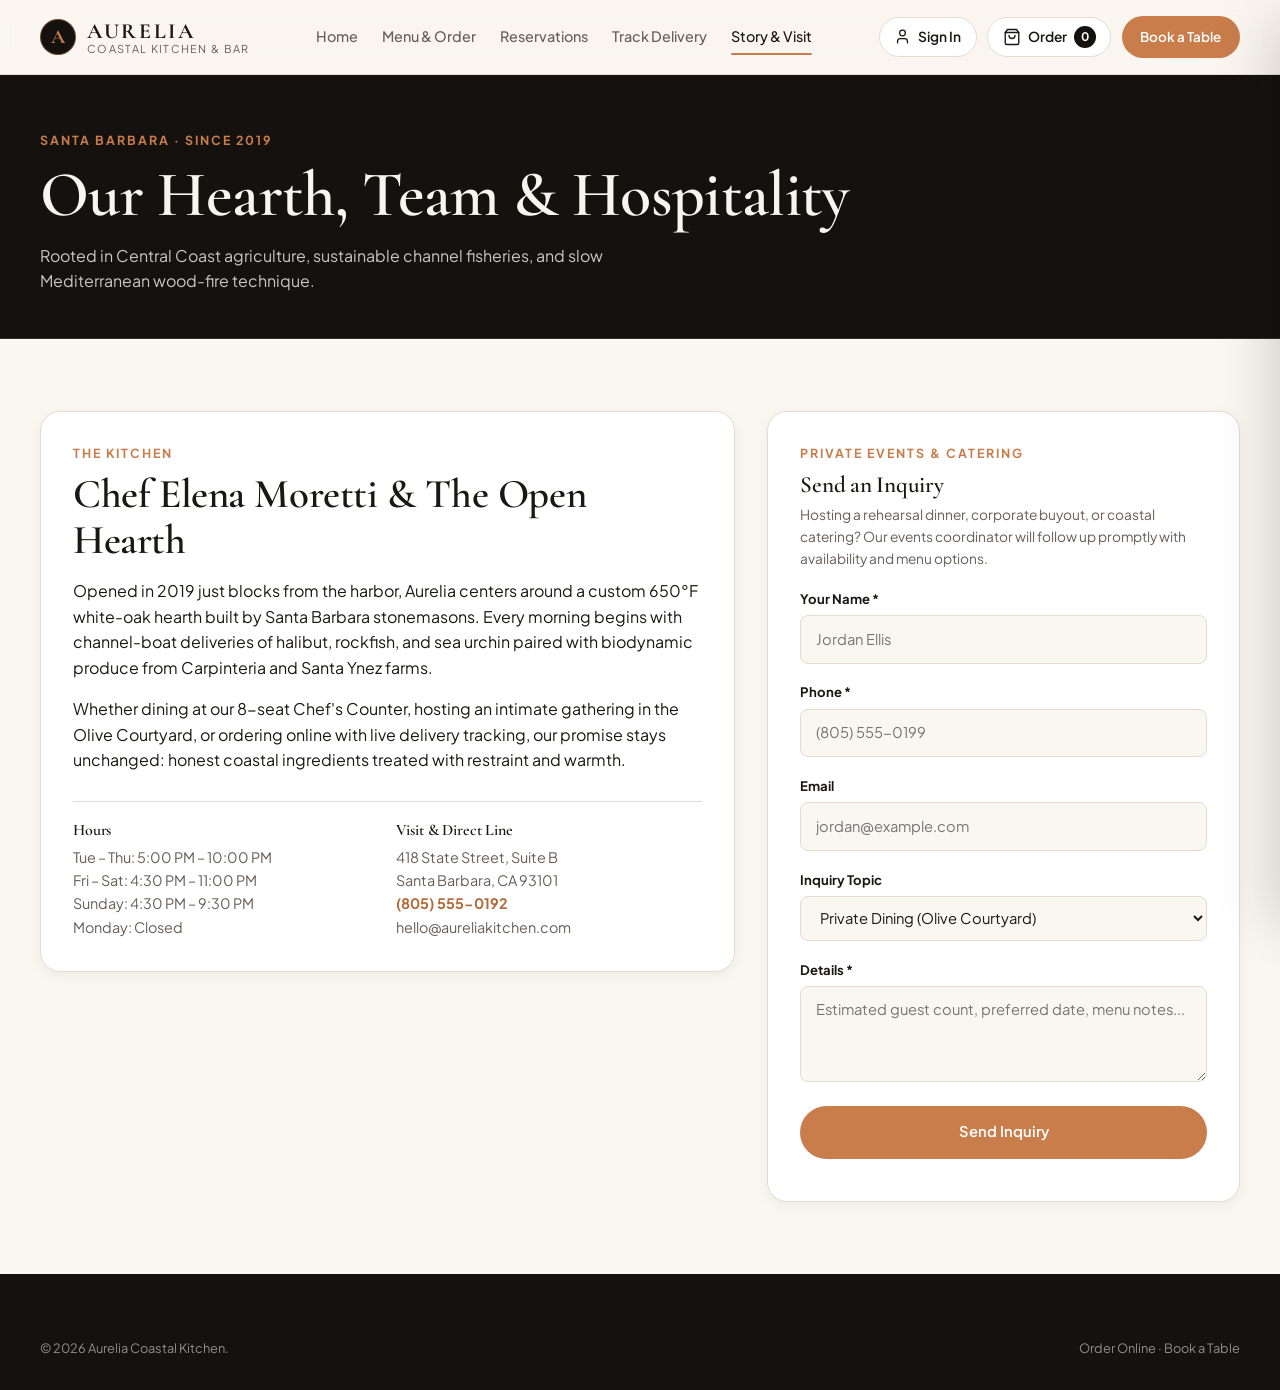
<file: about.html>
<!DOCTYPE html>
<html lang="en">
<head>
  <meta charset="UTF-8" />
  <meta name="viewport" content="width=device-width, initial-scale=1.0" />
  <title>Our Story, Hours &amp; Private Dining — Aurelia Coastal Kitchen</title>
  <link rel="preconnect" href="https://fonts.googleapis.com" />
  <link rel="preconnect" href="https://fonts.gstatic.com" crossorigin />
  <link href="https://fonts.googleapis.com/css2?family=Cormorant+Garamond:ital,wght@0,500;0,600;0,700;1,400;1,600&family=Plus+Jakarta+Sans:wght@400;500;600;700&display=swap" rel="stylesheet" />
  <link rel="stylesheet" href="styles.css" />
</head>
<body>
  <header class="site-header">
    <div class="container header-inner">
      <a href="index.html" class="brand">
        <span class="brand-mark" aria-hidden="true">A</span>
        <span class="brand-text"><strong>AURELIA</strong><small>Coastal Kitchen &amp; Bar</small></span>
      </a>
      <nav class="main-nav" id="main-nav">
        <a href="index.html">Home</a>
        <a href="menu.html">Menu &amp; Order</a>
        <a href="reservations.html">Reservations</a>
        <a href="track.html">Track Delivery</a>
        <a href="about.html" class="active">Story &amp; Visit</a>
      </nav>
      <div class="header-actions">
        <button type="button" class="cart-trigger" id="cart-open-btn" aria-label="Open order cart">
          <svg width="18" height="18" viewBox="0 0 24 24" fill="none" stroke="currentColor" stroke-width="1.8" stroke-linecap="round" stroke-linejoin="round" aria-hidden="true">
            <path d="M6 2 3 6v14a2 2 0 0 0 2 2h14a2 2 0 0 0 2-2V6l-3-4Z" />
            <path d="M3 6h18" />
            <path d="M16 10a4 4 0 0 1-8 0" />
          </svg>
          <span>Order</span>
          <span class="cart-badge" id="cart-count">0</span>
        </button>
        <a href="reservations.html" class="btn btn-primary btn-sm">Book a Table</a>
        <button type="button" class="mobile-menu-btn" id="mobile-menu-btn" aria-label="Toggle navigation" aria-expanded="false">
          <span></span><span></span>
        </button>
      </div>
    </div>
  </header>

  <section class="page-hero">
    <div class="container">
      <p class="eyebrow">Santa Barbara · Since 2019</p>
      <h1>Our Hearth, Team &amp; Hospitality</h1>
      <p class="lead">Rooted in Central Coast agriculture, sustainable channel fisheries, and slow Mediterranean wood-fire technique.</p>
    </div>
  </section>

  <main class="section">
    <div class="container reservations-layout">
      <div class="card-panel">
        <p class="eyebrow">The Kitchen</p>
        <h2>Chef Elena Moretti &amp; The Open Hearth</h2>
        <p style="margin-top:0.9rem;">
          Opened in 2019 just blocks from the harbor, Aurelia centers around a custom 650°F white-oak hearth built by Santa Barbara stonemasons. Every morning begins with channel-boat deliveries of halibut, rockfish, and sea urchin paired with biodynamic produce from Carpinteria and Santa Ynez farms.
        </p>
        <p>
          Whether dining at our 8-seat Chef's Counter, hosting an intimate gathering in the Olive Courtyard, or ordering online with live delivery tracking, our promise stays unchanged: honest coastal ingredients treated with restraint and warmth.
        </p>

        <div style="display:grid; grid-template-columns:1fr 1fr; gap:1rem; margin-top:1.75rem; padding-top:1.25rem; border-top:1px solid var(--border);">
          <div>
            <h4>Hours</h4>
            <p style="font-size:0.9rem; color:var(--text-muted); margin:0.4rem 0 0;">
              Tue – Thu: 5:00 PM – 10:00 PM<br />
              Fri – Sat: 4:30 PM – 11:00 PM<br />
              Sunday: 4:30 PM – 9:30 PM<br />
              Monday: Closed
            </p>
          </div>
          <div>
            <h4>Visit &amp; Direct Line</h4>
            <p style="font-size:0.9rem; color:var(--text-muted); margin:0.4rem 0 0;">
              418 State Street, Suite B<br />
              Santa Barbara, CA 93101<br />
              <a href="tel:+18055550192" style="font-weight:700; color:var(--accent-hover);">(805) 555-0192</a><br />
              hello@aureliakitchen.com
            </p>
          </div>
        </div>
      </div>

      <aside class="card-panel">
        <p class="eyebrow">Private Events &amp; Catering</p>
        <h3>Send an Inquiry</h3>
        <p style="font-size:0.86rem; color:var(--text-muted); margin:0.4rem 0 1.1rem;">
          Hosting a rehearsal dinner, corporate buyout, or coastal catering? Our events coordinator will follow up promptly with availability and menu options.
        </p>
        <form id="inquiry-form">
          <div class="form-field">
            <label for="inq-name">Your Name *</label>
            <input type="text" id="inq-name" required placeholder="Jordan Ellis" />
          </div>
          <div class="form-field">
            <label for="inq-phone">Phone *</label>
            <input type="tel" id="inq-phone" required placeholder="(805) 555-0199" />
          </div>
          <div class="form-field">
            <label for="inq-email">Email</label>
            <input type="email" id="inq-email" placeholder="jordan@example.com" />
          </div>
          <div class="form-field">
            <label for="inq-topic">Inquiry Topic</label>
            <select id="inq-topic">
              <option value="Private Dining">Private Dining (Olive Courtyard)</option>
              <option value="Catering">Off-Site Coastal Catering</option>
              <option value="General Feedback">General Question / Feedback</option>
            </select>
          </div>
          <div class="form-field">
            <label for="inq-message">Details *</label>
            <textarea id="inq-message" rows="3" required placeholder="Estimated guest count, preferred date, menu notes..."></textarea>
          </div>
          <button type="submit" class="btn btn-primary btn-full">Send Inquiry</button>
          <p id="inquiry-status" style="font-size:0.86rem; font-weight:600; margin:0.65rem 0 0;"></p>
        </form>
      </aside>
    </div>
  </main>

  <footer class="site-footer">
    <div class="container footer-bottom" style="padding-top:0;">
      <span>© <span id="current-year"></span> Aurelia Coastal Kitchen.</span>
      <span><a href="menu.html">Order Online</a> · <a href="reservations.html">Book a Table</a></span>
    </div>
  </footer>

  <script src="app.js"></script>
</body>
</html>
</file>
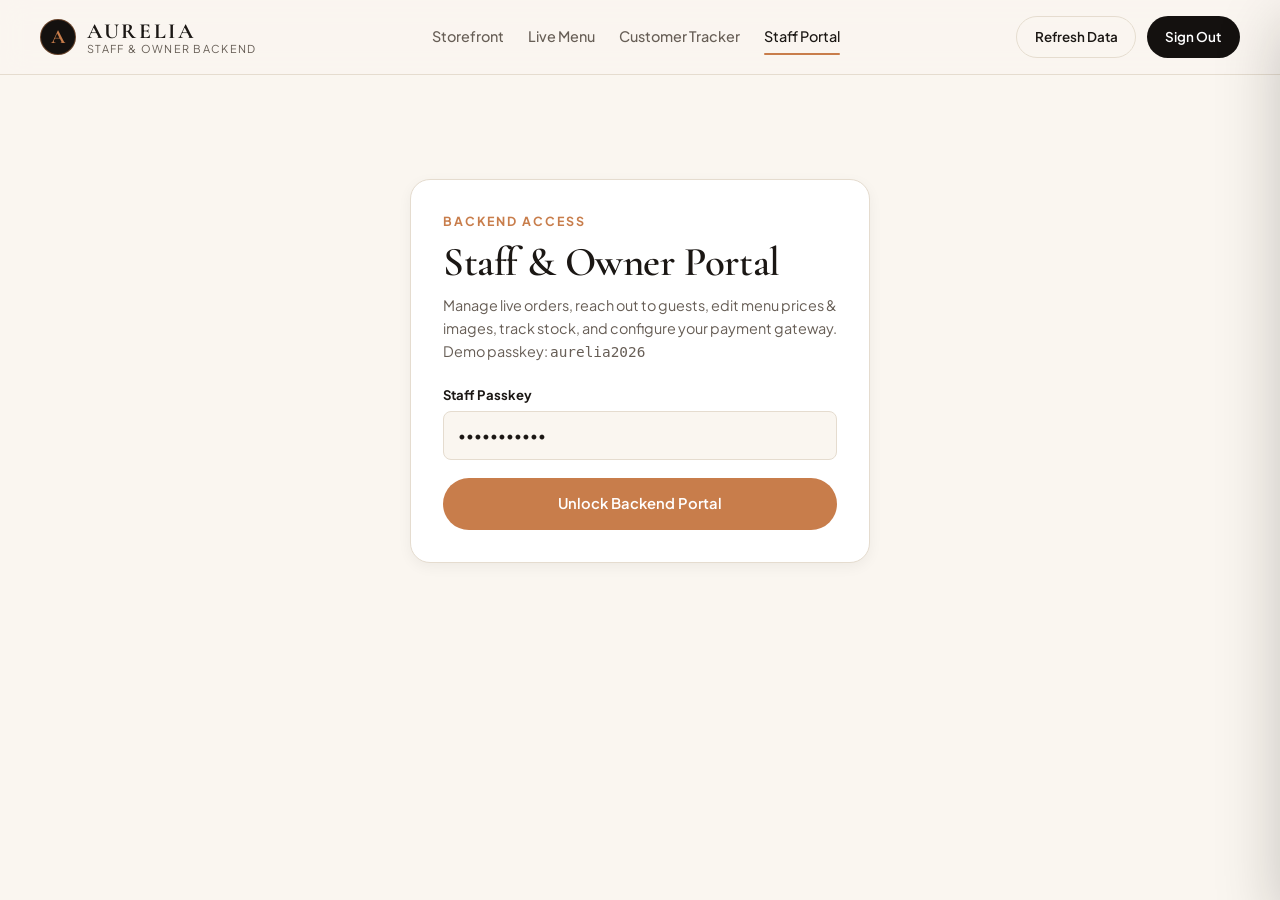
<file: admin.html>
<!DOCTYPE html>
<html lang="en">
<head>
  <meta charset="UTF-8" />
  <meta name="viewport" content="width=device-width, initial-scale=1.0" />
  <title>Staff &amp; Owner Portal — Aurelia Coastal Kitchen</title>
  <link rel="preconnect" href="https://fonts.googleapis.com" />
  <link rel="preconnect" href="https://fonts.gstatic.com" crossorigin />
  <link href="https://fonts.googleapis.com/css2?family=Cormorant+Garamond:ital,wght@0,500;0,600;0,700;1,400;1,600&family=Plus+Jakarta+Sans:wght@400;500;600;700&display=swap" rel="stylesheet" />
  <link rel="stylesheet" href="styles.css" />
</head>
<body>
  <header class="site-header">
    <div class="container header-inner">
      <a href="index.html" class="brand">
        <span class="brand-mark" aria-hidden="true">A</span>
        <span class="brand-text"><strong>AURELIA</strong><small>Staff &amp; Owner Backend</small></span>
      </a>
      <nav class="main-nav" id="main-nav">
        <a href="index.html">Storefront</a>
        <a href="menu.html">Live Menu</a>
        <a href="track.html">Customer Tracker</a>
        <a href="admin.html" class="active">Staff Portal</a>
      </nav>
      <div class="header-actions">
        <button type="button" class="btn btn-outline btn-sm" id="admin-refresh-btn">Refresh Data</button>
        <button type="button" class="btn btn-dark btn-sm" id="admin-logout-btn">Sign Out</button>
      </div>
    </div>
  </header>

  <main class="section">
    <div class="container">
      <!-- Login Gate -->
      <section id="admin-login-section" class="card-panel" style="max-width:460px; margin:2rem auto;">
        <p class="eyebrow">Backend Access</p>
        <h2>Staff &amp; Owner Portal</h2>
        <p style="font-size:0.9rem; color:var(--text-muted); margin:0.5rem 0 1.25rem;">
          Manage live orders, reach out to guests, edit menu prices &amp; images, track stock, and configure your payment gateway. Demo passkey: <code>aurelia2026</code>
        </p>
        <form id="admin-login-form">
          <div class="form-field">
            <label for="admin-passkey">Staff Passkey</label>
            <input type="password" id="admin-passkey" value="aurelia2026" required />
          </div>
          <p class="form-error" id="admin-login-error"></p>
          <button type="submit" class="btn btn-primary btn-full">Unlock Backend Portal</button>
        </form>
      </section>

      <!-- Authenticated Workspace -->
      <section id="admin-workspace" class="hidden">
        <div class="admin-kpi-grid">
          <div class="kpi-card"><span>Gross Revenue</span><strong id="kpi-gross">$0.00</strong></div>
          <div class="kpi-card"><span>Collected / Paid</span><strong id="kpi-paid" style="color:var(--olive);">$0.00</strong></div>
          <div class="kpi-card"><span>Pending / To Collect</span><strong id="kpi-pending" style="color:var(--warning);">$0.00</strong></div>
          <div class="kpi-card"><span>Active Orders</span><strong id="kpi-active-orders">0</strong></div>
          <div class="kpi-card"><span>Low / Sold Out Items</span><strong id="kpi-low-stock">0 / 0</strong></div>
        </div>

        <div class="admin-tabs" id="admin-tabs">
          <button type="button" class="tab-btn active" data-tab="orders">Orders &amp; Delivery Roadmap</button>
          <button type="button" class="tab-btn" data-tab="menu">Menu CMS (Prices, Images, Descriptions)</button>
          <button type="button" class="tab-btn" data-tab="inventory">Inventory &amp; Stock Log</button>
          <button type="button" class="tab-btn" data-tab="payments">Payments &amp; Gateway Setup</button>
          <button type="button" class="tab-btn" data-tab="reservations">Reservations &amp; Inquiries</button>
        </div>

        <!-- TAB 1: ORDERS -->
        <div class="admin-tab-panel" id="tab-orders">
          <div class="filter-bar" style="margin-bottom:1.1rem;">
            <div class="dietary-pills" id="order-filter-pills">
              <button type="button" class="pill-btn active" data-filter="all">All Orders</button>
              <button type="button" class="pill-btn" data-filter="active">In Progress</button>
              <button type="button" class="pill-btn" data-filter="pending_pay">Needs Outreach / Unpaid</button>
              <button type="button" class="pill-btn" data-filter="completed">Completed / Cancelled</button>
            </div>
          </div>
          <div id="admin-orders-list" style="display:grid; gap:1.1rem;"></div>
        </div>

        <!-- TAB 2: MENU CMS -->
        <div class="admin-tab-panel hidden" id="tab-menu">
          <div class="admin-grid-2">
            <div class="card-panel">
              <div style="display:flex; justify-content:space-between; align-items:center; margin-bottom:1rem;">
                <h3 id="cms-form-title">Add New Menu Dish</h3>
                <button type="button" class="btn btn-outline btn-xs" id="cms-reset-btn">New Dish</button>
              </div>
              <form id="cms-form">
                <input type="hidden" id="cms-id" />
                <div class="form-field">
                  <label for="cms-name">Dish Name *</label>
                  <input type="text" id="cms-name" required placeholder="e.g. Grilled Mediterranean Prawns" />
                </div>
                <div class="form-row">
                  <div class="form-field">
                    <label for="cms-category">Category</label>
                    <select id="cms-category">
                      <option value="Starters">Starters</option>
                      <option value="Wood-Fired Mains">Wood-Fired Mains</option>
                      <option value="Artisanal Pasta">Artisanal Pasta</option>
                      <option value="Desserts">Desserts</option>
                      <option value="Cocktails">Cocktails</option>
                    </select>
                  </div>
                  <div class="form-field">
                    <label for="cms-sku">SKU</label>
                    <input type="text" id="cms-sku" placeholder="STR-009" />
                  </div>
                </div>
                <div class="form-row">
                  <div class="form-field">
                    <label for="cms-price">Price ($) *</label>
                    <input type="number" step="0.01" min="0.5" id="cms-price" required placeholder="24.00" />
                  </div>
                  <div class="form-field">
                    <label for="cms-stock">Opening Stock *</label>
                    <input type="number" min="0" id="cms-stock" required value="15" />
                  </div>
                </div>
                <div class="form-row">
                  <div class="form-field">
                    <label for="cms-unit">Unit</label>
                    <input type="text" id="cms-unit" value="portions" />
                  </div>
                  <div class="form-field">
                    <label for="cms-threshold">Low Stock Alert (&le;)</label>
                    <input type="number" min="1" id="cms-threshold" value="5" />
                  </div>
                </div>
                <div class="form-field">
                  <label for="cms-image">Image URL (or upload below)</label>
                  <input type="text" id="cms-image" placeholder="https://... or uploads/dish.jpg" />
                </div>
                <div class="form-field">
                  <label for="cms-upload-input">Upload Photo from Computer (PHP Upload)</label>
                  <input type="file" id="cms-upload-input" accept="image/*" />
                </div>
                <div class="form-field">
                  <label for="cms-desc">Description</label>
                  <textarea id="cms-desc" rows="2" placeholder="Ingredients, hearth method, tasting notes..."></textarea>
                </div>
                <div class="form-field">
                  <label for="cms-badges">Badges (comma-separated)</label>
                  <input type="text" id="cms-badges" placeholder="Vegetarian, Gluten-Free, Chef's Special" />
                </div>
                <div style="display:flex; gap:1.25rem; margin-bottom:1.1rem; font-size:0.88rem; font-weight:600;">
                  <label><input type="checkbox" id="cms-available" checked /> Available for Order</label>
                  <label><input type="checkbox" id="cms-featured" /> Featured on Home</label>
                </div>
                <button type="submit" class="btn btn-primary btn-full">Save Dish to Live Menu</button>
              </form>
            </div>

            <div class="admin-table-wrap">
              <table class="admin-table">
                <thead>
                  <tr>
                    <th>Dish</th>
                    <th>Price</th>
                    <th>Stock</th>
                    <th>Status</th>
                    <th>Actions</th>
                  </tr>
                </thead>
                <tbody id="admin-menu-tbody"></tbody>
              </table>
            </div>
          </div>
        </div>

        <!-- TAB 3: INVENTORY -->
        <div class="admin-tab-panel hidden" id="tab-inventory">
          <div class="admin-grid-2">
            <div class="admin-table-wrap">
              <table class="admin-table">
                <thead>
                  <tr>
                    <th>Item / SKU</th>
                    <th>In Stock</th>
                    <th>Alert At</th>
                    <th>Health</th>
                    <th>Quick Restock</th>
                  </tr>
                </thead>
                <tbody id="admin-inv-tbody"></tbody>
              </table>
            </div>

            <div class="admin-table-wrap">
              <div style="padding:1rem; border-bottom:1px solid var(--border); font-weight:700;">
                Automatic &amp; Manual Inventory Movement Log
              </div>
              <table class="admin-table">
                <thead>
                  <tr>
                    <th>Time</th>
                    <th>Dish</th>
                    <th>Delta</th>
                    <th>New</th>
                    <th>Reason / Ref</th>
                  </tr>
                </thead>
                <tbody id="admin-inv-log-tbody"></tbody>
              </table>
            </div>
          </div>
        </div>

        <!-- TAB 4: PAYMENTS & GATEWAY -->
        <div class="admin-tab-panel hidden" id="tab-payments">
          <div class="admin-grid-2">
            <div class="card-panel">
              <p class="eyebrow">Revenue Channels</p>
              <h3>How Payments Are Coming In</h3>
              <div style="display:grid; gap:0.85rem; margin-top:1rem;">
                <div class="saved-res-card">
                  <div class="saved-res-top">
                    <strong>Pay on Confirmation (Staff Reaches Out)</strong>
                    <strong id="pay-summary-reachout">$0.00</strong>
                  </div>
                  <small style="color:var(--text-muted);">Orders awaiting host callback/SMS or payment link.</small>
                </div>
                <div class="saved-res-card">
                  <div class="saved-res-top">
                    <strong>Cash / Card on Delivery or Pickup</strong>
                    <strong id="pay-summary-arrival">$0.00</strong>
                  </div>
                  <small style="color:var(--text-muted);">Collected directly by driver or curbside host.</small>
                </div>
                <div class="saved-res-card">
                  <div class="saved-res-top">
                    <strong>Online Card / Payment Gateway</strong>
                    <strong id="pay-summary-gateway">$0.00</strong>
                  </div>
                  <small style="color:var(--text-muted);">Captured instantaneously via connected gateway adapter.</small>
                </div>
              </div>
            </div>

            <div class="card-panel">
              <p class="eyebrow">Gateway &amp; Store Controls</p>
              <h3>Attach Payment Gateway &amp; Delivery Settings</h3>
              <form id="settings-form" style="margin-top:1rem;">
                <div style="display:flex; flex-wrap:wrap; gap:1.25rem; margin-bottom:1rem; font-size:0.88rem; font-weight:600;">
                  <label><input type="checkbox" id="set-accepting" checked /> Accepting Online Orders</label>
                  <label><input type="checkbox" id="gw-enabled" checked /> Enable Online Gateway Option at Checkout</label>
                </div>

                <div class="form-row">
                  <div class="form-field">
                    <label for="set-prep-min">Pickup Prep ETA (mins)</label>
                    <input type="number" id="set-prep-min" min="5" />
                  </div>
                  <div class="form-field">
                    <label for="set-deliv-min">Delivery ETA (mins)</label>
                    <input type="number" id="set-deliv-min" min="10" />
                  </div>
                </div>

                <div class="form-row">
                  <div class="form-field">
                    <label for="set-deliv-fee">Delivery Fee ($)</label>
                    <input type="number" step="0.5" min="0" id="set-deliv-fee" />
                  </div>
                  <div class="form-field">
                    <label for="gw-provider">Gateway Provider</label>
                    <select id="gw-provider">
                      <option value="stripe_ready">Stripe Checkout (Adapter Ready)</option>
                      <option value="payhere_ready">PayHere (Adapter Ready)</option>
                      <option value="razorpay_ready">Razorpay (Adapter Ready)</option>
                      <option value="demo_sandbox">Built-in Sandbox Demo</option>
                    </select>
                  </div>
                </div>

                <div class="form-row">
                  <div class="form-field">
                    <label for="gw-mode">Gateway Mode</label>
                    <select id="gw-mode">
                      <option value="sandbox">Sandbox / Test Mode</option>
                      <option value="live">Live Production</option>
                    </select>
                  </div>
                  <div class="form-field">
                    <label for="gw-label">Checkout Option Label</label>
                    <input type="text" id="gw-label" />
                  </div>
                </div>

                <div class="form-field">
                  <label for="gw-pubkey">Public / Merchant Key (Attach Later)</label>
                  <input type="text" id="gw-pubkey" placeholder="pk_live_..." />
                </div>
                <div class="form-field">
                  <label for="gw-webhook">Webhook Callback URL</label>
                  <input type="text" id="gw-webhook" />
                </div>
                <div class="form-field">
                  <label for="gw-note">Checkout Helper Note</label>
                  <input type="text" id="gw-note" />
                </div>

                <button type="submit" class="btn btn-primary btn-full">Save Payment &amp; Store Settings</button>
              </form>
            </div>
          </div>
        </div>

        <!-- TAB 5: RESERVATIONS & INQUIRIES -->
        <div class="admin-tab-panel hidden" id="tab-reservations">
          <div style="display:grid; gap:1.5rem;">
            <div class="admin-table-wrap">
              <div style="padding:1rem; border-bottom:1px solid var(--border); font-weight:700;">Table Reservations</div>
              <table class="admin-table">
                <thead>
                  <tr>
                    <th>ID</th>
                    <th>Date &amp; Time</th>
                    <th>Guest Contact</th>
                    <th>Party / Area</th>
                    <th>Notes</th>
                    <th>Status</th>
                  </tr>
                </thead>
                <tbody id="admin-res-tbody"></tbody>
              </table>
            </div>

            <div class="admin-table-wrap">
              <div style="padding:1rem; border-bottom:1px solid var(--border); font-weight:700;">Private Dining &amp; Event Inquiries</div>
              <table class="admin-table">
                <thead>
                  <tr>
                    <th>ID</th>
                    <th>Contact</th>
                    <th>Topic</th>
                    <th>Message</th>
                  </tr>
                </thead>
                <tbody id="admin-inq-tbody"></tbody>
              </table>
            </div>
          </div>
        </div>
      </section>
    </div>
  </main>

  <script src="app.js"></script>
  <script src="admin.js"></script>
</body>
</html>
</file>
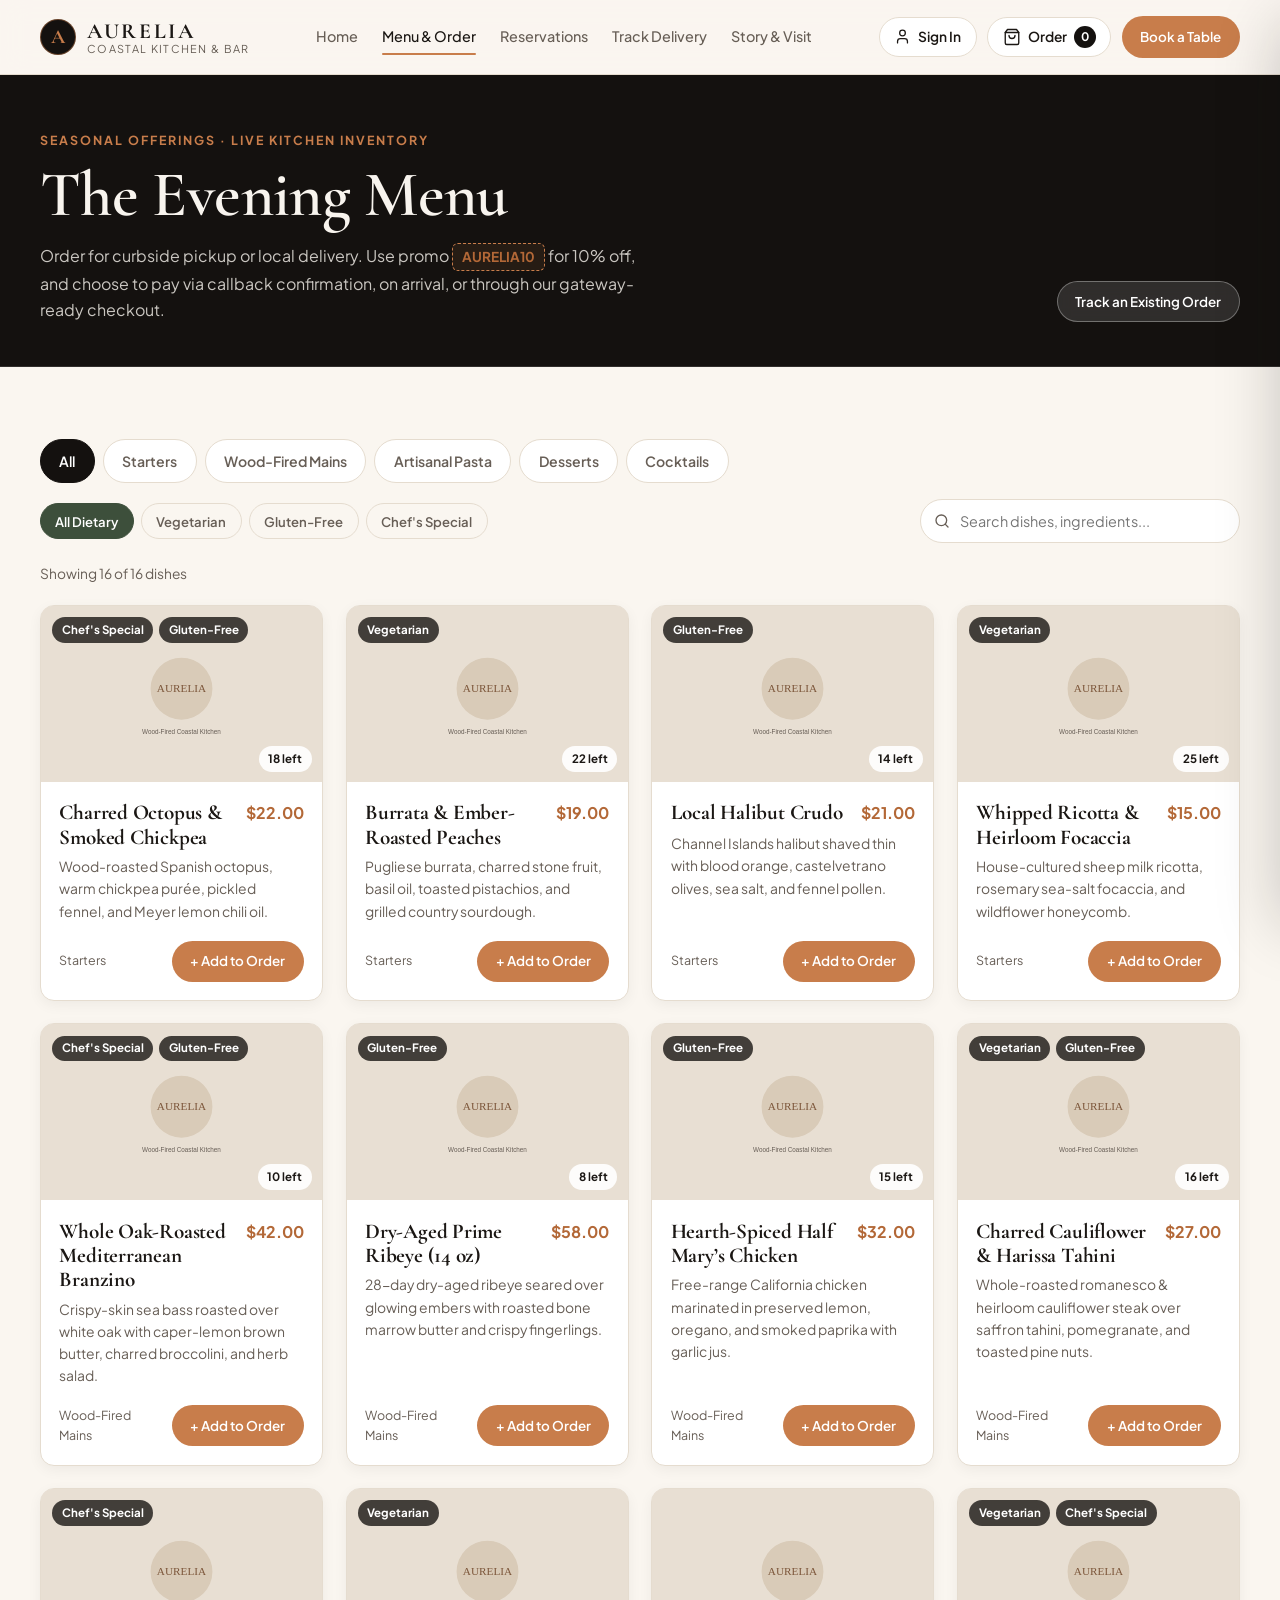
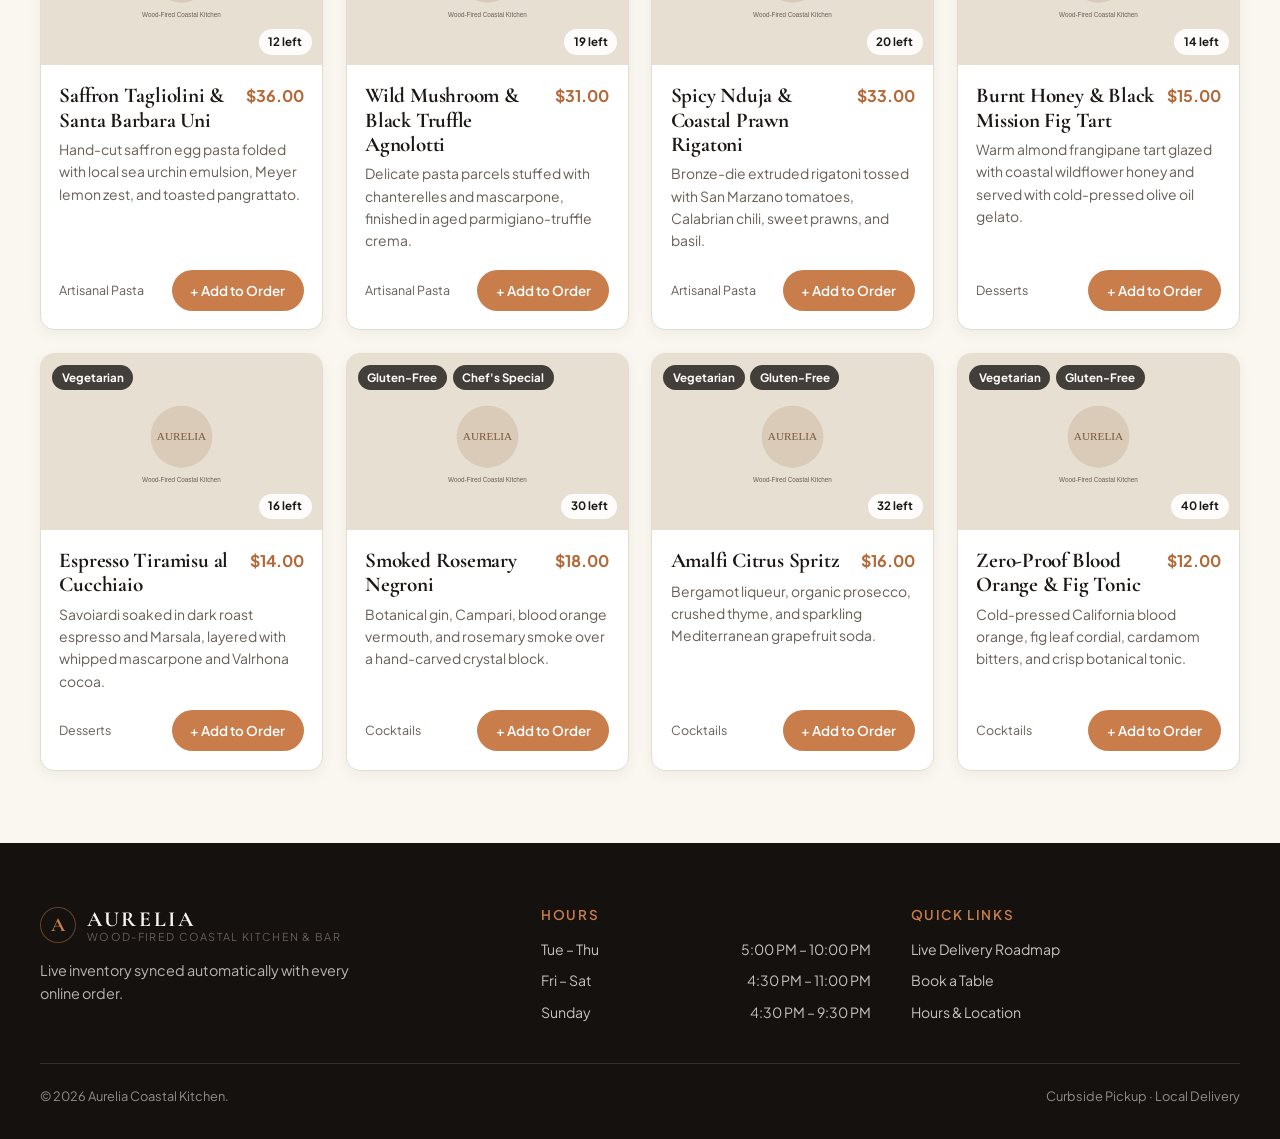
<file: menu.html>
<!DOCTYPE html>
<html lang="en">
<head>
  <meta charset="UTF-8" />
  <meta name="viewport" content="width=device-width, initial-scale=1.0" />
  <title>Menu &amp; Online Ordering — Aurelia Coastal Kitchen</title>
  <link rel="preconnect" href="https://fonts.googleapis.com" />
  <link rel="preconnect" href="https://fonts.gstatic.com" crossorigin />
  <link href="https://fonts.googleapis.com/css2?family=Cormorant+Garamond:ital,wght@0,500;0,600;0,700;1,400;1,600&family=Plus+Jakarta+Sans:wght@400;500;600;700&display=swap" rel="stylesheet" />
  <link rel="stylesheet" href="styles.css" />
</head>
<body>
  <header class="site-header">
    <div class="container header-inner">
      <a href="index.html" class="brand">
        <span class="brand-mark" aria-hidden="true">A</span>
        <span class="brand-text"><strong>AURELIA</strong><small>Coastal Kitchen &amp; Bar</small></span>
      </a>
      <nav class="main-nav" id="main-nav">
        <a href="index.html">Home</a>
        <a href="menu.html" class="active">Menu &amp; Order</a>
        <a href="reservations.html">Reservations</a>
        <a href="track.html">Track Delivery</a>
        <a href="about.html">Story &amp; Visit</a>
      </nav>
      <div class="header-actions">
        <button type="button" class="cart-trigger" id="cart-open-btn" aria-label="Open order cart">
          <svg width="18" height="18" viewBox="0 0 24 24" fill="none" stroke="currentColor" stroke-width="1.8" stroke-linecap="round" stroke-linejoin="round" aria-hidden="true">
            <path d="M6 2 3 6v14a2 2 0 0 0 2 2h14a2 2 0 0 0 2-2V6l-3-4Z" />
            <path d="M3 6h18" />
            <path d="M16 10a4 4 0 0 1-8 0" />
          </svg>
          <span>Order</span>
          <span class="cart-badge" id="cart-count">0</span>
        </button>
        <a href="reservations.html" class="btn btn-primary btn-sm">Book a Table</a>
        <button type="button" class="mobile-menu-btn" id="mobile-menu-btn" aria-label="Toggle navigation" aria-expanded="false">
          <span></span><span></span>
        </button>
      </div>
    </div>
  </header>

  <section class="page-hero">
    <div class="container page-hero-row">
      <div>
        <p class="eyebrow">Seasonal Offerings · Live Kitchen Inventory</p>
        <h1>The Evening Menu</h1>
        <p class="lead">
          Order for curbside pickup or local delivery. Use promo
          <button type="button" class="inline-code-pill" id="copy-promo-btn">AURELIA10</button>
          for 10% off, and choose to pay via callback confirmation, on arrival, or through our gateway-ready checkout.
        </p>
      </div>
      <a href="track.html" class="btn btn-ghost btn-sm">Track an Existing Order</a>
    </div>
  </section>

  <main class="section">
    <div class="container">
      <div class="menu-controls">
        <div class="category-tabs" id="category-tabs" role="tablist" aria-label="Menu Categories">
          <button type="button" class="tab-btn active" data-category="All" role="tab" aria-selected="true">All</button>
          <button type="button" class="tab-btn" data-category="Starters" role="tab" aria-selected="false">Starters</button>
          <button type="button" class="tab-btn" data-category="Wood-Fired Mains" role="tab" aria-selected="false">Wood-Fired Mains</button>
          <button type="button" class="tab-btn" data-category="Artisanal Pasta" role="tab" aria-selected="false">Artisanal Pasta</button>
          <button type="button" class="tab-btn" data-category="Desserts" role="tab" aria-selected="false">Desserts</button>
          <button type="button" class="tab-btn" data-category="Cocktails" role="tab" aria-selected="false">Cocktails</button>
        </div>

        <div class="filter-bar">
          <div class="dietary-pills" id="dietary-pills">
            <button type="button" class="pill-btn active" data-dietary="All">All Dietary</button>
            <button type="button" class="pill-btn" data-dietary="Vegetarian">Vegetarian</button>
            <button type="button" class="pill-btn" data-dietary="Gluten-Free">Gluten-Free</button>
            <button type="button" class="pill-btn" data-dietary="Chef's Special">Chef's Special</button>
          </div>

          <div class="search-wrap">
            <svg width="16" height="16" viewBox="0 0 24 24" fill="none" stroke="currentColor" stroke-width="2" stroke-linecap="round" stroke-linejoin="round" aria-hidden="true">
              <circle cx="11" cy="11" r="8" /><path d="m21 21-4.3-4.3" />
            </svg>
            <input type="search" id="menu-search" placeholder="Search dishes, ingredients..." aria-label="Search menu items" />
          </div>
        </div>
      </div>

      <div class="menu-meta-row">
        <span id="menu-result-count">Loading live menu...</span>
        <button type="button" class="reset-filters-btn hidden" id="reset-filters-btn">Clear filters</button>
      </div>

      <div class="menu-grid" id="menu-grid"></div>
    </div>
  </main>

  <footer class="site-footer">
    <div class="container footer-grid">
      <div class="footer-brand">
        <div class="brand">
          <span class="brand-mark" aria-hidden="true">A</span>
          <span class="brand-text"><strong>AURELIA</strong><small>Wood-Fired Coastal Kitchen &amp; Bar</small></span>
        </div>
        <p>Live inventory synced automatically with every online order.</p>
      </div>
      <div>
        <h4>Hours</h4>
        <ul class="footer-list">
          <li><span>Tue – Thu</span><span>5:00 PM – 10:00 PM</span></li>
          <li><span>Fri – Sat</span><span>4:30 PM – 11:00 PM</span></li>
          <li><span>Sunday</span><span>4:30 PM – 9:30 PM</span></li>
        </ul>
      </div>
      <div>
        <h4>Quick Links</h4>
        <ul class="footer-list">
          <li><a href="track.html">Live Delivery Roadmap</a></li>
          <li><a href="reservations.html">Book a Table</a></li>
          <li><a href="about.html">Hours &amp; Location</a></li>
        </ul>
      </div>
    </div>
    <div class="container footer-bottom">
      <span>© <span id="current-year"></span> Aurelia Coastal Kitchen.</span>
      <span>Curbside Pickup · Local Delivery</span>
    </div>
  </footer>

  <script src="app.js"></script>
</body>
</html>
</file>
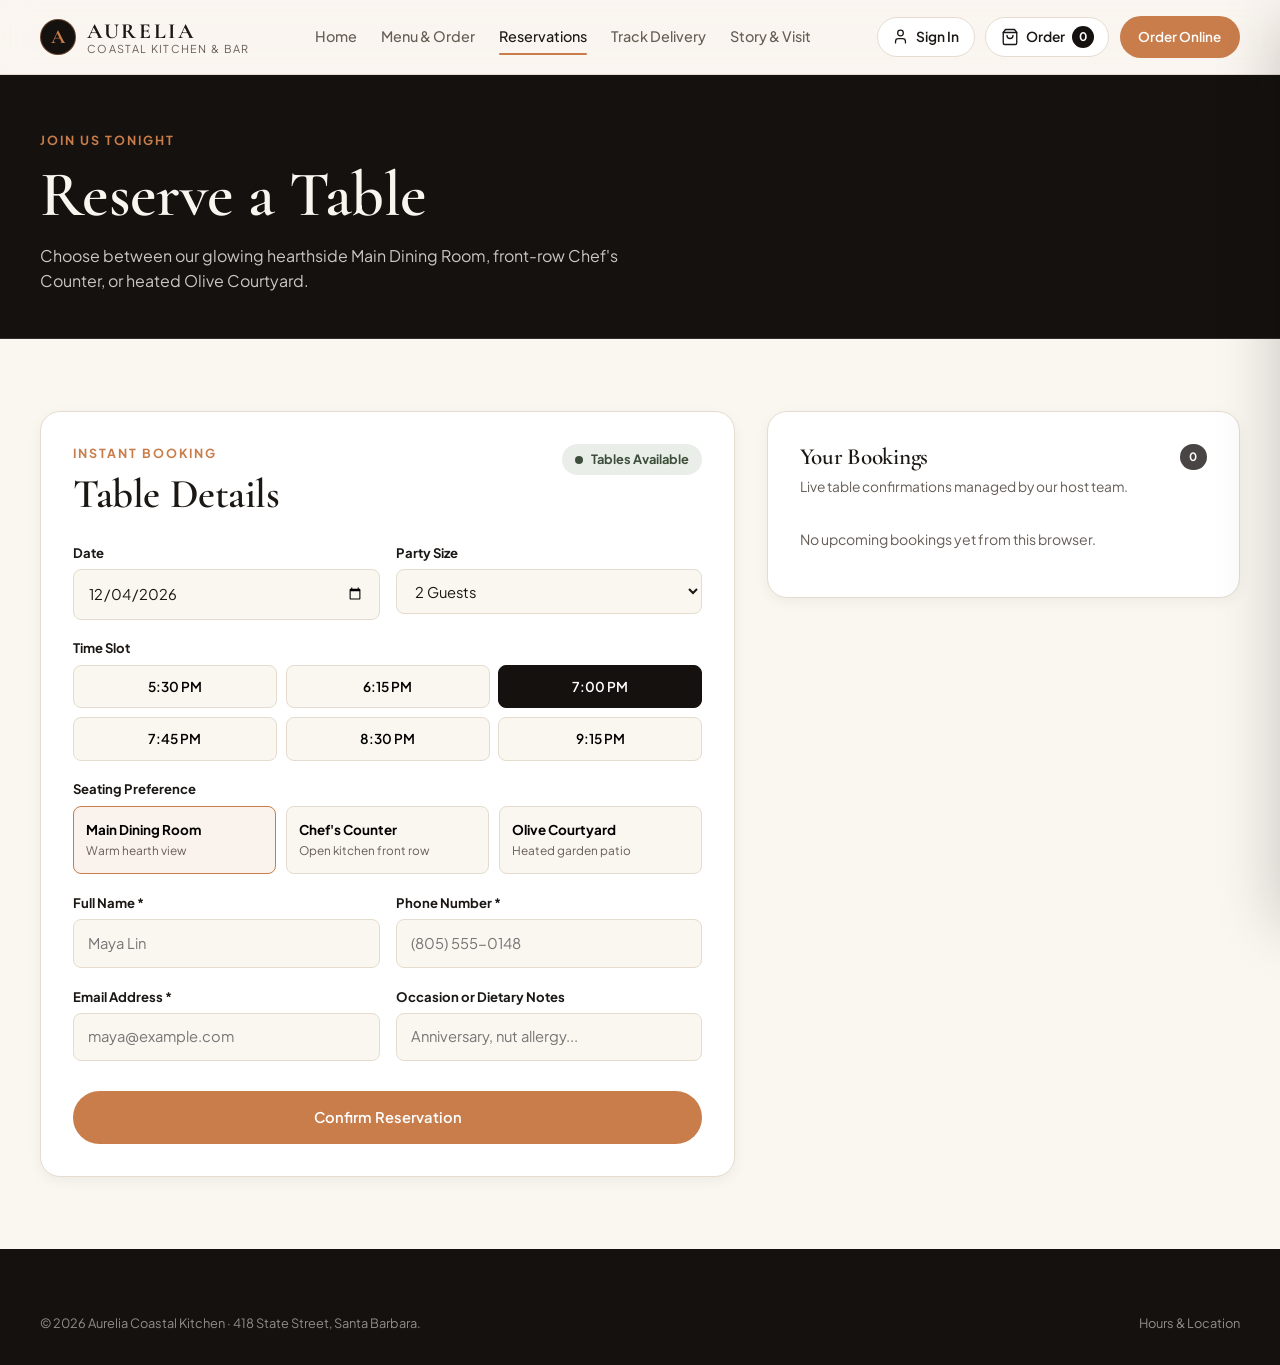
<file: reservations.html>
<!DOCTYPE html>
<html lang="en">
<head>
  <meta charset="UTF-8" />
  <meta name="viewport" content="width=device-width, initial-scale=1.0" />
  <title>Table Reservations — Aurelia Coastal Kitchen</title>
  <link rel="preconnect" href="https://fonts.googleapis.com" />
  <link rel="preconnect" href="https://fonts.gstatic.com" crossorigin />
  <link href="https://fonts.googleapis.com/css2?family=Cormorant+Garamond:ital,wght@0,500;0,600;0,700;1,400;1,600&family=Plus+Jakarta+Sans:wght@400;500;600;700&display=swap" rel="stylesheet" />
  <link rel="stylesheet" href="styles.css" />
</head>
<body>
  <header class="site-header">
    <div class="container header-inner">
      <a href="index.html" class="brand">
        <span class="brand-mark" aria-hidden="true">A</span>
        <span class="brand-text"><strong>AURELIA</strong><small>Coastal Kitchen &amp; Bar</small></span>
      </a>
      <nav class="main-nav" id="main-nav">
        <a href="index.html">Home</a>
        <a href="menu.html">Menu &amp; Order</a>
        <a href="reservations.html" class="active">Reservations</a>
        <a href="track.html">Track Delivery</a>
        <a href="about.html">Story &amp; Visit</a>
      </nav>
      <div class="header-actions">
        <button type="button" class="cart-trigger" id="cart-open-btn" aria-label="Open order cart">
          <svg width="18" height="18" viewBox="0 0 24 24" fill="none" stroke="currentColor" stroke-width="1.8" stroke-linecap="round" stroke-linejoin="round" aria-hidden="true">
            <path d="M6 2 3 6v14a2 2 0 0 0 2 2h14a2 2 0 0 0 2-2V6l-3-4Z" />
            <path d="M3 6h18" />
            <path d="M16 10a4 4 0 0 1-8 0" />
          </svg>
          <span>Order</span>
          <span class="cart-badge" id="cart-count">0</span>
        </button>
        <a href="menu.html" class="btn btn-primary btn-sm">Order Online</a>
        <button type="button" class="mobile-menu-btn" id="mobile-menu-btn" aria-label="Toggle navigation" aria-expanded="false">
          <span></span><span></span>
        </button>
      </div>
    </div>
  </header>

  <section class="page-hero">
    <div class="container">
      <p class="eyebrow">Join Us Tonight</p>
      <h1>Reserve a Table</h1>
      <p class="lead">Choose between our glowing hearthside Main Dining Room, front-row Chef's Counter, or heated Olive Courtyard.</p>
    </div>
  </section>

  <main class="section">
    <div class="container reservations-layout">
      <div class="card-panel">
        <div class="res-card-head">
          <div>
            <p class="eyebrow">Instant Booking</p>
            <h2>Table Details</h2>
          </div>
          <span class="availability-badge">
            <span class="pulse-dot" aria-hidden="true"></span>
            Tables Available
          </span>
        </div>

        <form id="reservation-form" novalidate>
          <div class="form-row">
            <div class="form-field">
              <label for="res-date">Date</label>
              <input type="date" id="res-date" required />
            </div>
            <div class="form-field">
              <label for="res-guests">Party Size</label>
              <select id="res-guests" required>
                <option value="1">1 Guest</option>
                <option value="2" selected>2 Guests</option>
                <option value="3">3 Guests</option>
                <option value="4">4 Guests</option>
                <option value="5">5 Guests</option>
                <option value="6">6 Guests</option>
                <option value="8">8 Guests (Large Table)</option>
              </select>
            </div>
          </div>

          <div class="form-field">
            <label>Time Slot</label>
            <div class="time-slots" id="time-slots">
              <button type="button" class="slot-btn" data-time="17:30">5:30 PM</button>
              <button type="button" class="slot-btn" data-time="18:15">6:15 PM</button>
              <button type="button" class="slot-btn active" data-time="19:00">7:00 PM</button>
              <button type="button" class="slot-btn" data-time="19:45">7:45 PM</button>
              <button type="button" class="slot-btn" data-time="20:30">8:30 PM</button>
              <button type="button" class="slot-btn" data-time="21:15">9:15 PM</button>
            </div>
            <input type="hidden" id="res-time" value="19:00" />
          </div>

          <div class="form-field">
            <label>Seating Preference</label>
            <div class="seating-options" id="seating-options">
              <button type="button" class="seating-btn active" data-seating="Main Dining Room">
                <strong>Main Dining Room</strong><small>Warm hearth view</small>
              </button>
              <button type="button" class="seating-btn" data-seating="Chef's Counter">
                <strong>Chef's Counter</strong><small>Open kitchen front row</small>
              </button>
              <button type="button" class="seating-btn" data-seating="Olive Courtyard">
                <strong>Olive Courtyard</strong><small>Heated garden patio</small>
              </button>
            </div>
            <input type="hidden" id="res-seating" value="Main Dining Room" />
          </div>

          <div class="form-row">
            <div class="form-field">
              <label for="res-name">Full Name *</label>
              <input type="text" id="res-name" placeholder="Maya Lin" required />
            </div>
            <div class="form-field">
              <label for="res-phone">Phone Number *</label>
              <input type="tel" id="res-phone" placeholder="(805) 555-0148" required />
            </div>
          </div>

          <div class="form-row">
            <div class="form-field">
              <label for="res-email">Email Address *</label>
              <input type="email" id="res-email" placeholder="maya@example.com" required />
            </div>
            <div class="form-field">
              <label for="res-notes">Occasion or Dietary Notes</label>
              <input type="text" id="res-notes" placeholder="Anniversary, nut allergy..." />
            </div>
          </div>

          <div class="form-error" id="res-error" role="alert"></div>
          <button type="submit" class="btn btn-primary btn-full">Confirm Reservation</button>
        </form>

        <div class="res-confirmation hidden" id="res-confirmation">
          <div class="confirm-icon" aria-hidden="true"><svg width="22" height="22" viewBox="0 0 24 24" fill="none" stroke="currentColor" stroke-width="2.5" stroke-linecap="round" stroke-linejoin="round"><polyline points="20 6 9 17 4 12"/></svg></div>
          <h3>Your Table is Confirmed</h3>
          <p id="res-confirm-summary"></p>
          <button type="button" class="btn btn-outline btn-sm" id="book-another-btn">Make Another Reservation</button>
        </div>
      </div>

      <aside class="card-panel">
        <div style="display:flex; justify-content:space-between; align-items:center;">
          <h3>Your Bookings</h3>
          <span class="badge" id="saved-res-count">0</span>
        </div>
        <p style="font-size:0.86rem; color:var(--text-muted); margin-top:0.4rem;">
          Live table confirmations managed by our host team.
        </p>
        <div class="saved-reservations-list" id="saved-reservations"></div>
      </aside>
    </div>
  </main>

  <footer class="site-footer">
    <div class="container footer-bottom" style="padding-top:0;">
      <span>© <span id="current-year"></span> Aurelia Coastal Kitchen · 418 State Street, Santa Barbara.</span>
      <span><a href="about.html">Hours &amp; Location</a></span>
    </div>
  </footer>

  <script src="app.js"></script>
</body>
</html>
</file>
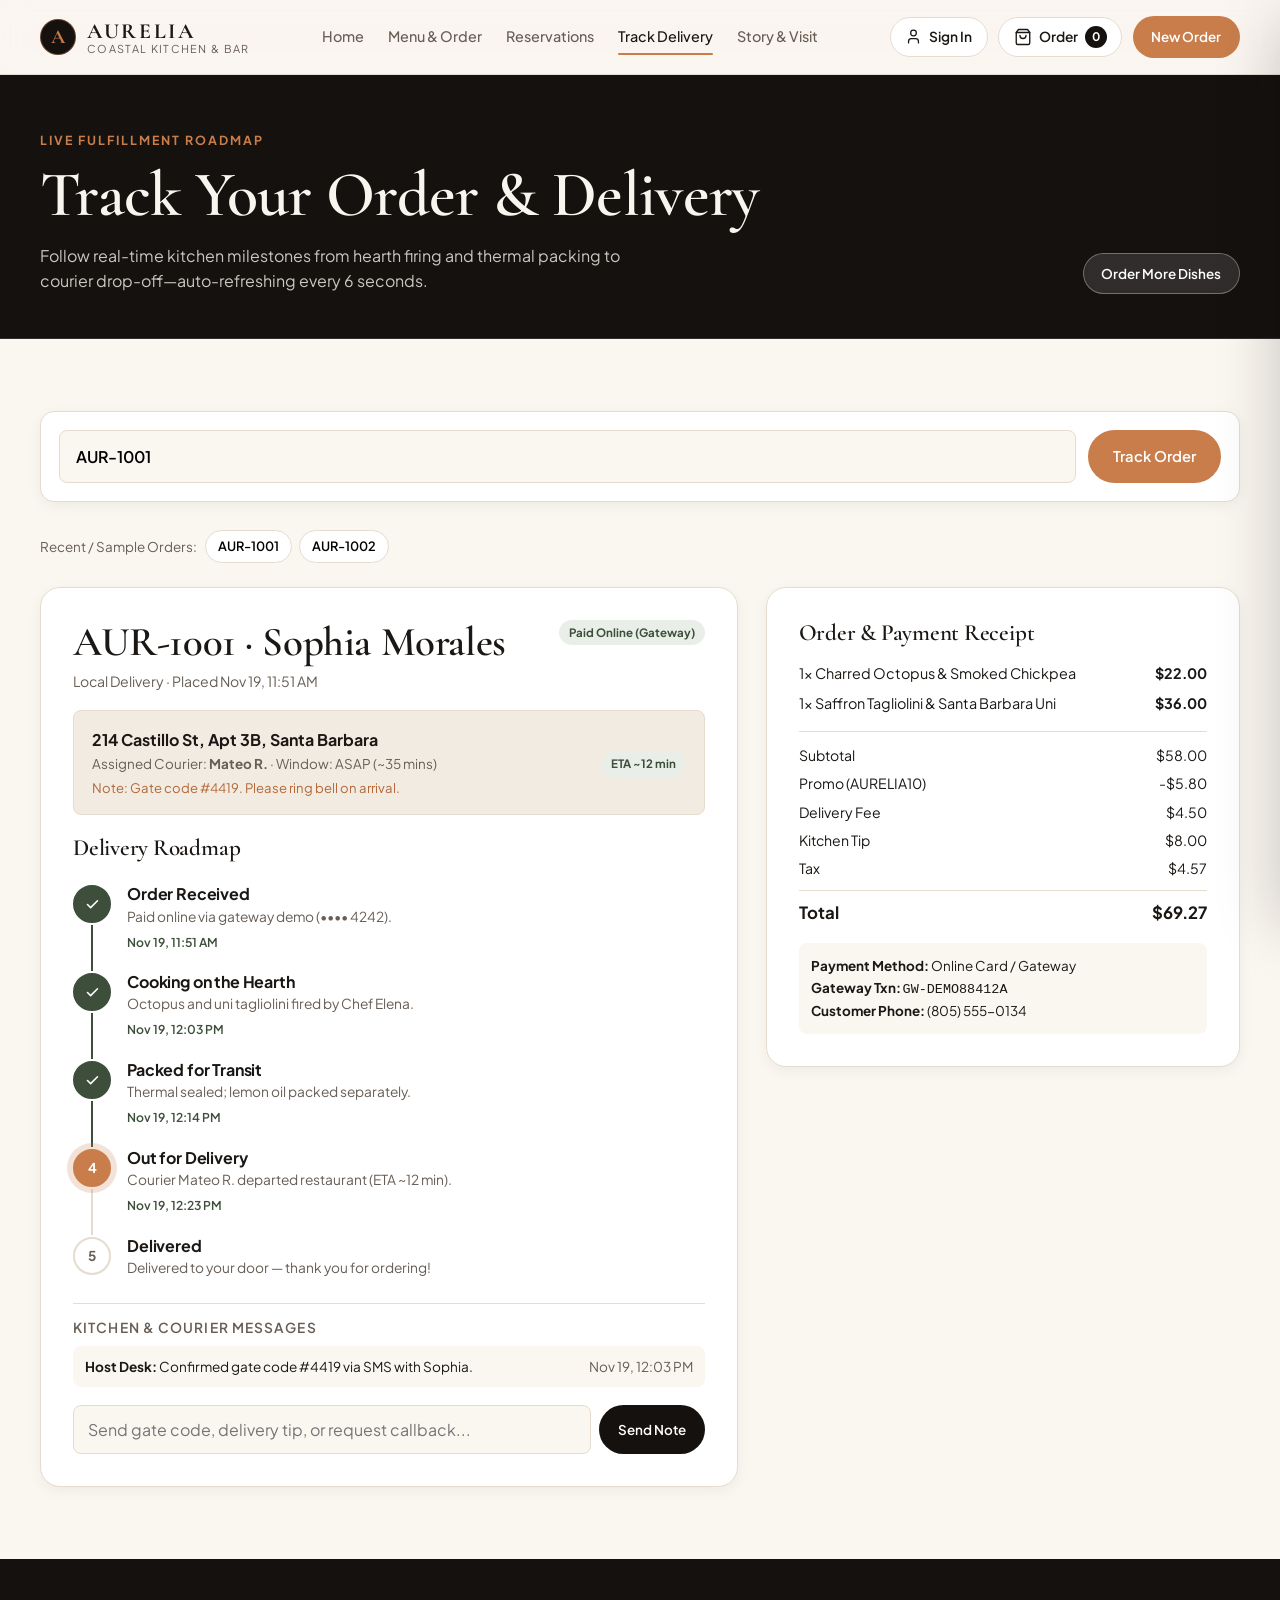
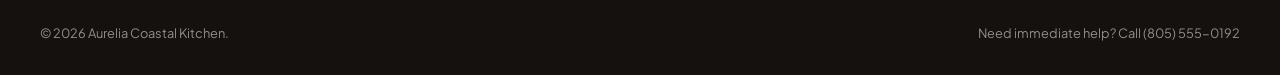
<file: track.html>
<!DOCTYPE html>
<html lang="en">
<head>
  <meta charset="UTF-8" />
  <meta name="viewport" content="width=device-width, initial-scale=1.0" />
  <title>Track Delivery Roadmap — Aurelia Coastal Kitchen</title>
  <link rel="preconnect" href="https://fonts.googleapis.com" />
  <link rel="preconnect" href="https://fonts.gstatic.com" crossorigin />
  <link href="https://fonts.googleapis.com/css2?family=Cormorant+Garamond:ital,wght@0,500;0,600;0,700;1,400;1,600&family=Plus+Jakarta+Sans:wght@400;500;600;700&display=swap" rel="stylesheet" />
  <link rel="stylesheet" href="styles.css" />
</head>
<body>
  <header class="site-header">
    <div class="container header-inner">
      <a href="index.html" class="brand">
        <span class="brand-mark" aria-hidden="true">A</span>
        <span class="brand-text"><strong>AURELIA</strong><small>Coastal Kitchen &amp; Bar</small></span>
      </a>
      <nav class="main-nav" id="main-nav">
        <a href="index.html">Home</a>
        <a href="menu.html">Menu &amp; Order</a>
        <a href="reservations.html">Reservations</a>
        <a href="track.html" class="active">Track Delivery</a>
        <a href="about.html">Story &amp; Visit</a>
      </nav>
      <div class="header-actions">
        <button type="button" class="cart-trigger" id="cart-open-btn" aria-label="Open order cart">
          <svg width="18" height="18" viewBox="0 0 24 24" fill="none" stroke="currentColor" stroke-width="1.8" stroke-linecap="round" stroke-linejoin="round" aria-hidden="true">
            <path d="M6 2 3 6v14a2 2 0 0 0 2 2h14a2 2 0 0 0 2-2V6l-3-4Z" />
            <path d="M3 6h18" />
            <path d="M16 10a4 4 0 0 1-8 0" />
          </svg>
          <span>Order</span>
          <span class="cart-badge" id="cart-count">0</span>
        </button>
        <a href="menu.html" class="btn btn-primary btn-sm">New Order</a>
        <button type="button" class="mobile-menu-btn" id="mobile-menu-btn" aria-label="Toggle navigation" aria-expanded="false">
          <span></span><span></span>
        </button>
      </div>
    </div>
  </header>

  <section class="page-hero">
    <div class="container page-hero-row">
      <div>
        <p class="eyebrow">Live Fulfillment Roadmap</p>
        <h1>Track Your Order &amp; Delivery</h1>
        <p class="lead">Follow real-time kitchen milestones from hearth firing and thermal packing to courier drop-off—auto-refreshing every 6 seconds.</p>
      </div>
      <a href="menu.html" class="btn btn-ghost btn-sm">Order More Dishes</a>
    </div>
  </section>

  <main class="section">
    <div class="container">
      <form class="track-search-bar" id="track-search-form">
        <input type="text" id="track-order-input" placeholder="Enter Order ID (e.g. AUR-1001)" aria-label="Order ID" />
        <button type="submit" class="btn btn-primary">Track Order</button>
      </form>

      <div class="sample-order-chips">
        <span>Recent / Sample Orders:</span>
        <div id="recent-order-chips" style="display:flex; flex-wrap:wrap; gap:0.45rem;"></div>
      </div>

      <div class="card-panel hidden" id="track-error" style="border-color:var(--danger); color:var(--danger);"></div>

      <div class="tracker-grid hidden" id="track-result">
        <div class="card-panel">
          <div style="display:flex; flex-wrap:wrap; justify-content:space-between; align-items:flex-start; gap:1rem; margin-bottom:1.1rem;">
            <div>
              <h2 id="track-order-title">Order</h2>
              <p id="track-order-meta" style="margin:0.25rem 0 0; font-size:0.88rem; color:var(--text-muted);"></p>
            </div>
            <span class="badge" id="track-payment-badge"></span>
          </div>

          <div class="courier-banner" id="track-courier-banner"></div>

          <h3 style="margin-bottom:0.25rem;">Delivery Roadmap</h3>
          <div class="roadmap-stepper" id="roadmap-stepper"></div>

          <div class="timeline-feed">
            <h4 style="font-family:var(--font-sans); font-size:0.86rem; text-transform:uppercase; letter-spacing:0.08em; color:var(--text-muted);">
              Kitchen &amp; Courier Messages
            </h4>
            <div id="track-notes-feed" style="display:grid; gap:0.5rem;"></div>

            <form id="customer-note-form" style="display:flex; gap:0.5rem; margin-top:0.5rem;">
              <input type="text" id="customer-note-input" placeholder="Send gate code, delivery tip, or request callback..." style="flex:1; padding:0.65rem 0.85rem; border:1px solid var(--border); border-radius:8px; background:var(--bg-cream);" />
              <button type="submit" class="btn btn-dark btn-sm">Send Note</button>
            </form>
          </div>
        </div>

        <aside class="card-panel">
          <h3 style="margin-bottom:1rem;">Order &amp; Payment Receipt</h3>
          <div id="track-receipt-body"></div>
        </aside>
      </div>
    </div>
  </main>

  <footer class="site-footer">
    <div class="container footer-bottom" style="padding-top:0;">
      <span>© <span id="current-year"></span> Aurelia Coastal Kitchen.</span>
      <span>Need immediate help? Call (805) 555-0192</span>
    </div>
  </footer>

  <script src="app.js"></script>
  <script src="track.js"></script>
</body>
</html>
</file>
<file: styles.css>
:root {
  --bg-cream: #faf6f0;
  --bg-sand: #f2ebe1;
  --bg-dark: #14110f;
  --bg-dark-elevated: #1e1916;
  --surface: #ffffff;
  --text-main: #1b1714;
  --text-muted: #675e56;
  --text-light: #f8f4ee;
  --accent: #c87d4b;
  --accent-hover: #b36837;
  --olive: #3d4f3b;
  --olive-soft: #e9efe8;
  --danger: #b43c32;
  --danger-soft: #fdecea;
  --warning: #a66a19;
  --warning-soft: #fef5e7;
  --border: #e5dccf;
  --border-dark: rgba(255, 255, 255, 0.12);
  --shadow-sm: 0 4px 14px rgba(20, 17, 15, 0.05);
  --shadow-md: 0 12px 32px rgba(20, 17, 15, 0.09);
  --shadow-lg: 0 24px 60px rgba(20, 17, 15, 0.22);
  --radius-sm: 8px;
  --radius-md: 14px;
  --radius-lg: 20px;
  --font-display: "Cormorant Garamond", Georgia, serif;
  --font-sans: "Plus Jakarta Sans", -apple-system, BlinkMacSystemFont, "Segoe UI", sans-serif;
}

*,
*::before,
*::after {
  box-sizing: border-box;
}

html {
  scroll-behavior: smooth;
}

body {
  margin: 0;
  font-family: var(--font-sans);
  background: var(--bg-cream);
  color: var(--text-main);
  line-height: 1.6;
  -webkit-font-smoothing: antialiased;
}

img {
  display: block;
  max-width: 100%;
}

a {
  color: inherit;
  text-decoration: none;
}

button,
input,
select,
textarea {
  font: inherit;
}

.hidden {
  display: none !important;
}

.container {
  width: min(1200px, calc(100% - 2.5rem));
  margin-inline: auto;
}

.eyebrow {
  margin: 0 0 0.5rem;
  font-size: 0.78rem;
  font-weight: 700;
  letter-spacing: 0.16em;
  text-transform: uppercase;
  color: var(--accent);
}

h1,
h2,
h3,
h4 {
  margin: 0;
  font-family: var(--font-display);
  font-weight: 600;
  line-height: 1.12;
  letter-spacing: -0.01em;
}

h1 {
  font-size: clamp(2.5rem, 5vw, 4.35rem);
}

h2 {
  font-size: clamp(1.9rem, 3.2vw, 2.85rem);
}

h3 {
  font-size: 1.45rem;
}

/* ==========================================================================
   Buttons & Pills
   ========================================================================== */
.btn {
  display: inline-flex;
  align-items: center;
  justify-content: center;
  gap: 0.5rem;
  padding: 0.85rem 1.5rem;
  border-radius: 999px;
  border: 1px solid transparent;
  font-weight: 600;
  font-size: 0.92rem;
  cursor: pointer;
  transition: transform 0.16s ease, background-color 0.2s ease, border-color 0.2s ease, color 0.2s ease;
  white-space: nowrap;
}

.btn:active {
  transform: translateY(1px);
}

.btn-sm {
  padding: 0.55rem 1.1rem;
  font-size: 0.84rem;
}

.btn-xs {
  padding: 0.35rem 0.75rem;
  font-size: 0.78rem;
}

.btn-full {
  width: 100%;
}

.btn-primary {
  background: var(--accent);
  color: #fff;
}

.btn-primary:hover {
  background: var(--accent-hover);
}

.btn-primary:disabled {
  opacity: 0.55;
  cursor: not-allowed;
}

.btn-dark {
  background: var(--bg-dark);
  color: #fff;
}

.btn-dark:hover {
  background: #2b2420;
}

.btn-outline {
  background: transparent;
  border-color: var(--border);
  color: var(--text-main);
}

.btn-outline:hover {
  border-color: var(--text-main);
  background: rgba(20, 17, 15, 0.04);
}

.btn-ghost {
  background: rgba(255, 255, 255, 0.12);
  border-color: rgba(255, 255, 255, 0.32);
  color: #fff;
  backdrop-filter: blur(8px);
}

.btn-ghost:hover {
  background: rgba(255, 255, 255, 0.22);
}

.btn-danger-outline {
  background: transparent;
  border-color: rgba(180, 60, 50, 0.35);
  color: var(--danger);
}

.btn-danger-outline:hover {
  background: var(--danger-soft);
}

.inline-code-pill {
  border: 1px dashed var(--accent);
  background: rgba(200, 125, 75, 0.1);
  color: var(--accent-hover);
  font-weight: 700;
  font-size: 0.85rem;
  padding: 0.15rem 0.55rem;
  border-radius: 6px;
  cursor: pointer;
}

/* ==========================================================================
   Site Banner & Header
   ========================================================================== */
.file-mode-banner {
  background: #2b1d12;
  color: #f8e9d6;
  font-size: 0.84rem;
  padding: 0.6rem 1rem;
  text-align: center;
  border-bottom: 1px solid rgba(200, 125, 75, 0.4);
}

.file-mode-banner code {
  background: rgba(255, 255, 255, 0.12);
  padding: 0.1rem 0.4rem;
  border-radius: 4px;
}

.site-header {
  position: sticky;
  top: 0;
  z-index: 90;
  background: rgba(250, 246, 240, 0.9);
  backdrop-filter: blur(14px);
  border-bottom: 1px solid var(--border);
}

.header-inner {
  display: flex;
  align-items: center;
  justify-content: space-between;
  gap: 1.25rem;
  min-height: 74px;
}

.brand {
  display: inline-flex;
  align-items: center;
  gap: 0.7rem;
}

.brand-mark {
  display: grid;
  place-items: center;
  width: 36px;
  height: 36px;
  border-radius: 50%;
  background: var(--bg-dark);
  border: 1px solid rgba(200, 125, 75, 0.45);
  color: var(--accent);
  font-family: var(--font-display);
  font-weight: 700;
  font-size: 1.25rem;
}

.brand-text {
  display: flex;
  flex-direction: column;
  line-height: 1.05;
}

.brand-text strong {
  font-family: var(--font-display);
  font-size: 1.35rem;
  letter-spacing: 0.12em;
}

.brand-text small {
  font-size: 0.68rem;
  text-transform: uppercase;
  letter-spacing: 0.12em;
  color: var(--text-muted);
}

.main-nav {
  display: flex;
  align-items: center;
  gap: 1.5rem;
}

.main-nav a {
  font-size: 0.9rem;
  font-weight: 500;
  color: var(--text-muted);
  position: relative;
  padding: 0.25rem 0;
  transition: color 0.18s ease;
}

.main-nav a:hover,
.main-nav a.active {
  color: var(--text-main);
}

.main-nav a.active::after {
  content: "";
  position: absolute;
  left: 0;
  right: 0;
  bottom: -2px;
  height: 2px;
  background: var(--accent);
  border-radius: 2px;
}

.header-actions {
  display: flex;
  align-items: center;
  gap: 0.65rem;
}

.cart-trigger {
  display: inline-flex;
  align-items: center;
  gap: 0.45rem;
  padding: 0.5rem 0.9rem;
  border-radius: 999px;
  border: 1px solid var(--border);
  background: var(--surface);
  color: var(--text-main);
  font-weight: 600;
  font-size: 0.86rem;
  cursor: pointer;
  transition: border-color 0.2s ease, box-shadow 0.2s ease;
}

.cart-trigger:hover {
  border-color: var(--accent);
  box-shadow: var(--shadow-sm);
}

.cart-badge {
  display: inline-grid;
  place-items: center;
  min-width: 22px;
  height: 22px;
  padding: 0 0.35rem;
  border-radius: 999px;
  background: var(--bg-dark);
  color: #fff;
  font-size: 0.74rem;
  font-weight: 700;
}

.mobile-menu-btn {
  display: none;
  flex-direction: column;
  justify-content: center;
  gap: 5px;
  width: 38px;
  height: 38px;
  border: 1px solid var(--border);
  border-radius: 10px;
  background: var(--surface);
  cursor: pointer;
  padding: 0 9px;
}

.mobile-menu-btn span {
  display: block;
  height: 2px;
  width: 100%;
  background: var(--text-main);
  border-radius: 2px;
}

/* ==========================================================================
   Hero & Subpage Hero
   ========================================================================== */
.hero {
  position: relative;
  min-height: 78vh;
  display: flex;
  align-items: flex-end;
  padding: 5.5rem 0 3.5rem;
  color: var(--text-light);
  overflow: hidden;
  background: var(--bg-dark);
}

.hero-media {
  position: absolute;
  inset: 0;
}

.hero-img {
  width: 100%;
  height: 100%;
  object-fit: cover;
}

.hero-scrim {
  position: absolute;
  inset: 0;
  background: linear-gradient(
    to top,
    rgba(20, 17, 15, 0.92) 8%,
    rgba(20, 17, 15, 0.56) 55%,
    rgba(20, 17, 15, 0.42) 100%
  );
}

.hero-content {
  position: relative;
  z-index: 2;
  display: grid;
  grid-template-columns: 1.4fr 0.9fr;
  gap: 2.5rem;
  align-items: end;
}

.hero-lead {
  max-width: 560px;
  margin: 1.1rem 0 1.85rem;
  font-size: 1.06rem;
  color: rgba(248, 244, 238, 0.86);
}

.hero-ctas {
  display: flex;
  flex-wrap: wrap;
  gap: 0.85rem;
}

.hero-stats {
  display: grid;
  grid-template-columns: repeat(3, 1fr);
  gap: 0.85rem;
}

.stat-card {
  padding: 1.1rem;
  border-radius: var(--radius-md);
  background: rgba(255, 255, 255, 0.08);
  border: 1px solid rgba(255, 255, 255, 0.14);
  backdrop-filter: blur(10px);
}

.stat-value {
  display: block;
  font-family: var(--font-display);
  font-size: 1.65rem;
  font-weight: 700;
  color: #fff;
}

.stat-label {
  font-size: 0.76rem;
  color: rgba(248, 244, 238, 0.78);
}

.page-hero {
  background: var(--bg-dark);
  color: var(--text-light);
  padding: 3.5rem 0 2.75rem;
  border-bottom: 1px solid var(--border-dark);
}

.page-hero-row {
  display: flex;
  flex-wrap: wrap;
  justify-content: space-between;
  align-items: flex-end;
  gap: 1.5rem;
}

.page-hero p.lead {
  margin: 0.75rem 0 0;
  max-width: 620px;
  color: rgba(248, 244, 238, 0.8);
}

/* ==========================================================================
   Sections
   ========================================================================== */
.section {
  padding: 4.5rem 0;
}

.section-alt {
  background: var(--bg-sand);
}

.section-dark {
  background: var(--bg-dark);
  color: var(--text-light);
}

.section-head {
  display: flex;
  flex-wrap: wrap;
  justify-content: space-between;
  align-items: flex-end;
  gap: 1.25rem;
  margin-bottom: 2.2rem;
}

.section-desc {
  max-width: 440px;
  margin: 0;
  color: var(--text-muted);
  font-size: 0.95rem;
}

/* Quick Feature Strip */
.pillars-grid {
  display: grid;
  grid-template-columns: repeat(4, 1fr);
  gap: 1.25rem;
}

.pillar-card {
  background: var(--surface);
  border: 1px solid var(--border);
  border-radius: var(--radius-md);
  padding: 1.5rem;
  box-shadow: var(--shadow-sm);
  display: flex;
  flex-direction: column;
  gap: 0.65rem;
}

.pillar-icon {
  width: 40px;
  height: 40px;
  border-radius: 12px;
  display: grid;
  place-items: center;
  background: var(--bg-sand);
  color: var(--accent-hover);
  font-size: 1.15rem;
  font-weight: 700;
}

.pillar-card p {
  margin: 0;
  font-size: 0.9rem;
  color: var(--text-muted);
}

.pillar-link {
  margin-top: auto;
  font-size: 0.86rem;
  font-weight: 700;
  color: var(--accent-hover);
}

/* ==========================================================================
   Menu Controls & Cards
   ========================================================================== */
.menu-controls {
  display: flex;
  flex-direction: column;
  gap: 1rem;
  margin-bottom: 1.25rem;
}

.category-tabs {
  display: flex;
  flex-wrap: wrap;
  gap: 0.5rem;
}

.tab-btn {
  padding: 0.6rem 1.15rem;
  border-radius: 999px;
  border: 1px solid var(--border);
  background: var(--surface);
  color: var(--text-muted);
  font-weight: 600;
  font-size: 0.88rem;
  cursor: pointer;
  transition: all 0.18s ease;
}

.tab-btn:hover {
  border-color: var(--text-main);
  color: var(--text-main);
}

.tab-btn.active {
  background: var(--bg-dark);
  border-color: var(--bg-dark);
  color: #fff;
}

.filter-bar {
  display: flex;
  flex-wrap: wrap;
  justify-content: space-between;
  align-items: center;
  gap: 1rem;
}

.dietary-pills {
  display: flex;
  flex-wrap: wrap;
  gap: 0.45rem;
}

.pill-btn {
  padding: 0.42rem 0.9rem;
  border-radius: 999px;
  border: 1px solid var(--border);
  background: transparent;
  color: var(--text-muted);
  font-size: 0.82rem;
  font-weight: 600;
  cursor: pointer;
}

.pill-btn.active {
  background: var(--olive);
  border-color: var(--olive);
  color: #fff;
}

.search-wrap {
  position: relative;
  min-width: 260px;
  flex: 0 1 320px;
}

.search-wrap svg {
  position: absolute;
  left: 0.9rem;
  top: 50%;
  transform: translateY(-50%);
  color: var(--text-muted);
}

.search-wrap input {
  width: 100%;
  padding: 0.6rem 0.95rem 0.6rem 2.45rem;
  border-radius: 999px;
  border: 1px solid var(--border);
  background: var(--surface);
  font-size: 0.9rem;
}

.menu-meta-row {
  display: flex;
  justify-content: space-between;
  align-items: center;
  margin-bottom: 1.25rem;
  font-size: 0.86rem;
  color: var(--text-muted);
}

.reset-filters-btn {
  background: none;
  border: none;
  color: var(--accent-hover);
  font-weight: 600;
  cursor: pointer;
  text-decoration: underline;
}

.menu-grid {
  display: grid;
  grid-template-columns: repeat(auto-fill, minmax(280px, 1fr));
  gap: 1.4rem;
}

.dish-card {
  background: var(--surface);
  border: 1px solid var(--border);
  border-radius: var(--radius-md);
  overflow: hidden;
  display: flex;
  flex-direction: column;
  box-shadow: var(--shadow-sm);
  transition: transform 0.2s ease, box-shadow 0.2s ease;
}

.dish-card:hover {
  transform: translateY(-3px);
  box-shadow: var(--shadow-md);
}

.dish-card.is-sold-out {
  opacity: 0.78;
}

.dish-media {
  position: relative;
  aspect-ratio: 16 / 10;
  background: #e7ddd0;
  overflow: hidden;
}

.dish-media img {
  width: 100%;
  height: 100%;
  object-fit: cover;
}

.dish-badges {
  position: absolute;
  top: 0.7rem;
  left: 0.7rem;
  display: flex;
  flex-wrap: wrap;
  gap: 0.35rem;
}

.badge {
  display: inline-flex;
  align-items: center;
  padding: 0.22rem 0.6rem;
  border-radius: 999px;
  font-size: 0.72rem;
  font-weight: 700;
  background: rgba(20, 17, 15, 0.78);
  color: #fff;
  backdrop-filter: blur(6px);
}

.badge-olive {
  background: var(--olive-soft);
  color: var(--olive);
}

.badge-warn {
  background: var(--warning-soft);
  color: var(--warning);
}

.badge-danger {
  background: var(--danger-soft);
  color: var(--danger);
}

.stock-corner-pill {
  position: absolute;
  bottom: 0.65rem;
  right: 0.65rem;
  padding: 0.22rem 0.6rem;
  border-radius: 999px;
  font-size: 0.72rem;
  font-weight: 700;
  background: rgba(255, 255, 255, 0.92);
  color: var(--text-main);
}

.stock-corner-pill.low {
  background: var(--warning-soft);
  color: var(--warning);
}

.stock-corner-pill.out {
  background: var(--danger);
  color: #fff;
}

.dish-body {
  padding: 1.15rem;
  display: flex;
  flex-direction: column;
  flex: 1;
}

.dish-top {
  display: flex;
  justify-content: space-between;
  align-items: flex-start;
  gap: 0.75rem;
  margin-bottom: 0.45rem;
}

.dish-title {
  font-family: var(--font-display);
  font-size: 1.32rem;
  font-weight: 700;
  line-height: 1.15;
}

.dish-price {
  font-weight: 700;
  font-size: 1rem;
  color: var(--accent-hover);
  white-space: nowrap;
}

.dish-desc {
  margin: 0 0 1.1rem;
  font-size: 0.87rem;
  color: var(--text-muted);
  flex: 1;
}

.dish-actions {
  display: flex;
  justify-content: space-between;
  align-items: center;
  gap: 0.75rem;
}

.qty-inline {
  display: inline-flex;
  align-items: center;
  border: 1px solid var(--border);
  border-radius: 999px;
  overflow: hidden;
}

.qty-inline button {
  width: 30px;
  height: 30px;
  border: none;
  background: var(--bg-sand);
  cursor: pointer;
  font-weight: 700;
}

.qty-inline span {
  min-width: 28px;
  text-align: center;
  font-size: 0.85rem;
  font-weight: 700;
}

/* ==========================================================================
   Experience & Tasting Card
   ========================================================================== */
.experience-grid {
  display: grid;
  grid-template-columns: 1fr 1.05fr;
  gap: 3rem;
  align-items: center;
}

.experience-gallery {
  display: grid;
  grid-template-columns: 1fr 0.72fr;
  gap: 1rem;
  align-items: end;
}

.exp-photo {
  border-radius: var(--radius-md);
  overflow: hidden;
  border: 1px solid var(--border-dark);
}

.exp-photo-lg img {
  height: 410px;
  width: 100%;
  object-fit: cover;
}

.exp-photo-sm img {
  height: 290px;
  width: 100%;
  object-fit: cover;
}

.tasting-card {
  margin-top: 1.65rem;
  padding: 1.5rem;
  border-radius: var(--radius-md);
  background: var(--bg-dark-elevated);
  border: 1px solid var(--border-dark);
}

.tasting-header {
  display: flex;
  justify-content: space-between;
  align-items: flex-start;
  gap: 1rem;
  padding-bottom: 1rem;
  border-bottom: 1px solid var(--border-dark);
}

.tasting-tag {
  display: inline-block;
  font-size: 0.72rem;
  font-weight: 700;
  text-transform: uppercase;
  letter-spacing: 0.12em;
  color: var(--accent);
  margin-bottom: 0.25rem;
}

.tasting-price {
  font-family: var(--font-display);
  font-size: 1.75rem;
  font-weight: 700;
  color: #fff;
}

.tasting-price small {
  font-size: 0.85rem;
  color: rgba(255, 255, 255, 0.65);
}

.tasting-list {
  list-style: none;
  padding: 0;
  margin: 1rem 0 1.2rem;
  display: grid;
  gap: 0.55rem;
}

.tasting-list li {
  display: flex;
  gap: 0.7rem;
  font-size: 0.9rem;
  color: rgba(248, 244, 238, 0.88);
}

.tasting-list li span {
  font-weight: 700;
  color: var(--accent);
}

.tasting-footer {
  display: flex;
  flex-wrap: wrap;
  justify-content: space-between;
  align-items: center;
  gap: 0.75rem;
  font-size: 0.84rem;
  color: rgba(248, 244, 238, 0.72);
}

/* ==========================================================================
   Reservations
   ========================================================================== */
.reservations-layout {
  display: grid;
  grid-template-columns: 1.25fr 0.85fr;
  gap: 2rem;
  align-items: start;
}

.card-panel {
  background: var(--surface);
  border: 1px solid var(--border);
  border-radius: var(--radius-lg);
  padding: 2rem;
  box-shadow: var(--shadow-sm);
}

.res-card-head {
  display: flex;
  justify-content: space-between;
  align-items: flex-start;
  gap: 1rem;
  margin-bottom: 1.5rem;
}

.availability-badge {
  display: inline-flex;
  align-items: center;
  gap: 0.45rem;
  padding: 0.35rem 0.85rem;
  border-radius: 999px;
  background: var(--olive-soft);
  color: var(--olive);
  font-size: 0.8rem;
  font-weight: 700;
}

.pulse-dot {
  width: 8px;
  height: 8px;
  border-radius: 50%;
  background: var(--olive);
  animation: pulse 1.8s infinite;
}

@keyframes pulse {
  0%,
  100% {
    opacity: 1;
    transform: scale(1);
  }
  50% {
    opacity: 0.45;
    transform: scale(1.3);
  }
}

.form-row {
  display: grid;
  grid-template-columns: 1fr 1fr;
  gap: 1rem;
}

.form-field {
  margin-bottom: 1.1rem;
}

.form-field label {
  display: block;
  font-size: 0.82rem;
  font-weight: 700;
  color: var(--text-main);
  margin-bottom: 0.4rem;
}

.form-field input,
.form-field select,
.form-field textarea {
  width: 100%;
  padding: 0.72rem 0.9rem;
  border-radius: var(--radius-sm);
  border: 1px solid var(--border);
  background: var(--bg-cream);
  color: var(--text-main);
  font-size: 0.92rem;
}

.form-field input:focus,
.form-field select:focus,
.form-field textarea:focus {
  outline: 2px solid rgba(200, 125, 75, 0.35);
  border-color: var(--accent);
}

.time-slots {
  display: grid;
  grid-template-columns: repeat(3, 1fr);
  gap: 0.55rem;
}

.slot-btn {
  padding: 0.62rem;
  border-radius: var(--radius-sm);
  border: 1px solid var(--border);
  background: var(--bg-cream);
  font-weight: 600;
  font-size: 0.85rem;
  cursor: pointer;
}

.slot-btn.active {
  background: var(--bg-dark);
  border-color: var(--bg-dark);
  color: #fff;
}

.seating-options {
  display: grid;
  grid-template-columns: repeat(3, 1fr);
  gap: 0.6rem;
}

.seating-btn {
  padding: 0.75rem;
  border-radius: var(--radius-sm);
  border: 1px solid var(--border);
  background: var(--bg-cream);
  text-align: left;
  cursor: pointer;
  display: flex;
  flex-direction: column;
  gap: 0.15rem;
}

.seating-btn strong {
  font-size: 0.84rem;
}

.seating-btn small {
  font-size: 0.74rem;
  color: var(--text-muted);
}

.seating-btn.active {
  border-color: var(--accent);
  background: rgba(200, 125, 75, 0.1);
}

.form-error {
  color: var(--danger);
  font-size: 0.86rem;
  font-weight: 600;
  margin-bottom: 0.75rem;
}

.confirm-icon {
  width: 52px;
  height: 52px;
  border-radius: 50%;
  background: var(--olive-soft);
  color: var(--olive);
  display: grid;
  place-items: center;
  font-size: 1.5rem;
  font-weight: 700;
  margin: 0 auto 1rem;
}

.res-confirmation {
  text-align: center;
  padding: 1.5rem 0.5rem;
}

.saved-reservations-list {
  display: grid;
  gap: 0.85rem;
  margin-top: 1rem;
}

.saved-res-card {
  padding: 1rem;
  border-radius: var(--radius-sm);
  border: 1px solid var(--border);
  background: var(--bg-cream);
}

.saved-res-top {
  display: flex;
  justify-content: space-between;
  align-items: center;
  gap: 0.5rem;
  margin-bottom: 0.35rem;
}

/* ==========================================================================
   Delivery Roadmap Tracker (track.html)
   ========================================================================== */
.track-search-bar {
  display: flex;
  flex-wrap: wrap;
  gap: 0.75rem;
  background: var(--surface);
  border: 1px solid var(--border);
  border-radius: var(--radius-md);
  padding: 1.15rem;
  box-shadow: var(--shadow-sm);
  margin-bottom: 1.75rem;
}

.track-search-bar input {
  flex: 1 1 240px;
  padding: 0.75rem 1rem;
  border: 1px solid var(--border);
  border-radius: var(--radius-sm);
  background: var(--bg-cream);
  font-weight: 600;
}

.sample-order-chips {
  display: flex;
  flex-wrap: wrap;
  align-items: center;
  gap: 0.5rem;
  font-size: 0.84rem;
  color: var(--text-muted);
  margin-bottom: 1.5rem;
}

.chip-btn {
  padding: 0.32rem 0.75rem;
  border-radius: 999px;
  border: 1px solid var(--border);
  background: var(--surface);
  font-weight: 600;
  font-size: 0.8rem;
  cursor: pointer;
}

.chip-btn:hover {
  border-color: var(--accent);
  color: var(--accent-hover);
}

.tracker-grid {
  display: grid;
  grid-template-columns: 1.25fr 0.85fr;
  gap: 1.75rem;
  align-items: start;
}

.roadmap-stepper {
  position: relative;
  display: grid;
  gap: 1.25rem;
  margin: 1.5rem 0;
}

.roadmap-step {
  display: grid;
  grid-template-columns: 38px 1fr;
  gap: 1rem;
  position: relative;
}

.roadmap-step:not(:last-child)::after {
  content: "";
  position: absolute;
  left: 18px;
  top: 40px;
  bottom: -18px;
  width: 2px;
  background: var(--border);
}

.roadmap-step.completed:not(:last-child)::after {
  background: var(--olive);
}

.step-dot {
  width: 38px;
  height: 38px;
  border-radius: 50%;
  border: 2px solid var(--border);
  background: var(--surface);
  display: grid;
  place-items: center;
  font-weight: 700;
  font-size: 0.85rem;
  color: var(--text-muted);
  z-index: 1;
}

.roadmap-step.completed .step-dot {
  background: var(--olive);
  border-color: var(--olive);
  color: #fff;
}

.roadmap-step.active .step-dot {
  background: var(--accent);
  border-color: var(--accent);
  color: #fff;
  box-shadow: 0 0 0 6px rgba(200, 125, 75, 0.22);
}

.step-body h4 {
  font-family: var(--font-sans);
  font-size: 1rem;
  font-weight: 700;
  margin-bottom: 0.15rem;
}

.step-body p {
  margin: 0;
  font-size: 0.86rem;
  color: var(--text-muted);
}

.step-time {
  display: inline-block;
  margin-top: 0.25rem;
  font-size: 0.76rem;
  font-weight: 600;
  color: var(--olive);
}

.courier-banner {
  display: flex;
  flex-wrap: wrap;
  justify-content: space-between;
  align-items: center;
  gap: 0.75rem;
  padding: 1rem 1.15rem;
  border-radius: var(--radius-sm);
  background: var(--bg-sand);
  border: 1px solid var(--border);
  margin-bottom: 1.25rem;
}

.timeline-feed {
  display: grid;
  gap: 0.65rem;
  margin-top: 1rem;
  padding-top: 1rem;
  border-top: 1px solid var(--border);
}

.timeline-log-item {
  display: flex;
  justify-content: space-between;
  gap: 1rem;
  font-size: 0.85rem;
  padding: 0.6rem 0.75rem;
  border-radius: var(--radius-sm);
  background: var(--bg-cream);
}

/* ==========================================================================
   Reviews & Footer
   ========================================================================== */
.reviews-grid {
  display: grid;
  grid-template-columns: repeat(3, 1fr);
  gap: 1.35rem;
}

.review-card {
  background: var(--surface);
  border: 1px solid var(--border);
  border-radius: var(--radius-md);
  padding: 1.6rem;
  display: flex;
  flex-direction: column;
  gap: 1rem;
}

.review-stars {
  font-size: 0.74rem;
  font-weight: 700;
  color: var(--accent-hover);
  letter-spacing: 0.1em;
}

.review-card blockquote {
  margin: 0;
  font-size: 0.94rem;
  color: var(--text-main);
  flex: 1;
}

.review-card footer strong {
  display: block;
  font-size: 0.92rem;
}

.review-card footer span {
  font-size: 0.8rem;
  color: var(--text-muted);
}

.site-footer {
  background: var(--bg-dark);
  color: var(--text-light);
  padding: 4rem 0 2rem;
}

.footer-grid {
  display: grid;
  grid-template-columns: 1.4fr 1fr 1fr;
  gap: 2.5rem;
  padding-bottom: 2.5rem;
  border-bottom: 1px solid var(--border-dark);
}

.footer-brand p {
  margin: 1rem 0 0;
  color: rgba(248, 244, 238, 0.72);
  max-width: 340px;
  font-size: 0.9rem;
}

.site-footer h4 {
  font-family: var(--font-sans);
  font-size: 0.84rem;
  text-transform: uppercase;
  letter-spacing: 0.12em;
  color: var(--accent);
  margin-bottom: 1rem;
}

.footer-list {
  list-style: none;
  padding: 0;
  margin: 0;
  display: grid;
  gap: 0.55rem;
  font-size: 0.88rem;
  color: rgba(248, 244, 238, 0.78);
}

.footer-list li {
  display: flex;
  justify-content: space-between;
  gap: 1rem;
}

.footer-bottom {
  padding-top: 1.4rem;
  display: flex;
  flex-wrap: wrap;
  justify-content: space-between;
  gap: 1rem;
  font-size: 0.8rem;
  color: rgba(248, 244, 238, 0.55);
}

/* ==========================================================================
   Slide-Over Cart Drawer & Checkout
   ========================================================================== */
.drawer-backdrop,
.modal-backdrop {
  position: fixed;
  inset: 0;
  background: rgba(20, 17, 15, 0.56);
  backdrop-filter: blur(4px);
  z-index: 120;
}

.cart-drawer {
  position: fixed;
  top: 0;
  right: 0;
  bottom: 0;
  width: min(460px, 100vw);
  background: var(--surface);
  z-index: 130;
  display: flex;
  flex-direction: column;
  box-shadow: var(--shadow-lg);
  transform: translateX(100%);
  transition: transform 0.26s ease;
}

.cart-drawer.open {
  transform: translateX(0);
}

.drawer-header {
  padding: 1.15rem 1.35rem;
  border-bottom: 1px solid var(--border);
  display: flex;
  justify-content: space-between;
  align-items: center;
}

.drawer-subtitle {
  font-size: 0.82rem;
  color: var(--text-muted);
}

.icon-close-btn {
  width: 34px;
  height: 34px;
  border-radius: 50%;
  border: 1px solid var(--border);
  background: var(--bg-cream);
  cursor: pointer;
}

.drawer-body-scroll {
  flex: 1;
  overflow-y: auto;
  padding: 1rem 1.35rem;
  display: flex;
  flex-direction: column;
  gap: 1rem;
}

.fulfillment-toggle {
  display: grid;
  grid-template-columns: 1fr 1fr;
  gap: 0.5rem;
}

.fulfill-btn {
  padding: 0.65rem 0.75rem;
  border-radius: var(--radius-sm);
  border: 1px solid var(--border);
  background: var(--bg-cream);
  text-align: left;
  cursor: pointer;
  display: flex;
  flex-direction: column;
  font-weight: 700;
  font-size: 0.84rem;
}

.fulfill-btn span {
  font-weight: 500;
  font-size: 0.74rem;
  color: var(--text-muted);
}

.fulfill-btn.active {
  border-color: var(--accent);
  background: rgba(200, 125, 75, 0.11);
}

.cart-items-list {
  display: grid;
  gap: 0.75rem;
}

.cart-item-row {
  display: grid;
  grid-template-columns: 1fr auto;
  gap: 0.5rem;
  padding: 0.8rem;
  border-radius: var(--radius-sm);
  background: var(--bg-cream);
  border: 1px solid var(--border);
}

.cart-item-meta strong {
  display: block;
  font-size: 0.9rem;
}

.cart-item-meta small {
  color: var(--text-muted);
  font-size: 0.8rem;
}

.cart-item-controls {
  display: flex;
  align-items: center;
  gap: 0.5rem;
}

.cart-section-box {
  padding: 0.9rem;
  border-radius: var(--radius-sm);
  border: 1px solid var(--border);
  background: var(--bg-cream);
  display: grid;
  gap: 0.65rem;
}

.cart-section-box h4 {
  font-family: var(--font-sans);
  font-size: 0.82rem;
  text-transform: uppercase;
  letter-spacing: 0.08em;
  color: var(--text-muted);
}

.cart-section-box input,
.cart-section-box select,
.cart-section-box textarea {
  width: 100%;
  padding: 0.58rem 0.75rem;
  border-radius: var(--radius-sm);
  border: 1px solid var(--border);
  background: var(--surface);
  font-size: 0.86rem;
}

.tip-pills {
  display: grid;
  grid-template-columns: repeat(4, 1fr);
  gap: 0.4rem;
}

.tip-btn {
  padding: 0.42rem;
  border-radius: 6px;
  border: 1px solid var(--border);
  background: var(--surface);
  font-size: 0.78rem;
  font-weight: 700;
  cursor: pointer;
}

.tip-btn.active {
  background: var(--bg-dark);
  color: #fff;
  border-color: var(--bg-dark);
}

.payment-option-card {
  display: flex;
  align-items: flex-start;
  gap: 0.6rem;
  padding: 0.65rem;
  border-radius: 8px;
  border: 1px solid var(--border);
  background: var(--surface);
  cursor: pointer;
  font-size: 0.84rem;
}

.payment-option-card.selected {
  border-color: var(--accent);
  background: rgba(200, 125, 75, 0.07);
}

.payment-option-card strong {
  display: block;
}

.payment-option-card small {
  color: var(--text-muted);
  font-size: 0.76rem;
}

.gateway-box {
  padding: 0.75rem;
  border-radius: 8px;
  border: 1px dashed var(--accent);
  background: #fff9f4;
  display: grid;
  gap: 0.5rem;
  font-size: 0.8rem;
}

.promo-row {
  display: flex;
  gap: 0.5rem;
}

.promo-row input {
  flex: 1;
}

.totals-breakdown {
  display: grid;
  gap: 0.35rem;
  font-size: 0.88rem;
}

.total-line {
  display: flex;
  justify-content: space-between;
}

.total-line.grand-total {
  margin-top: 0.35rem;
  padding-top: 0.55rem;
  border-top: 1px solid var(--border);
  font-weight: 700;
  font-size: 1.05rem;
}

.drawer-footer {
  padding: 1rem 1.35rem 1.25rem;
  border-top: 1px solid var(--border);
  background: var(--surface);
}

/* ==========================================================================
   Modals & Admin Portal
   ========================================================================== */
.modal-backdrop {
  display: grid;
  place-items: center;
  padding: 1.25rem;
  z-index: 150;
}

.modal-card {
  width: min(540px, 100%);
  max-height: 90vh;
  overflow-y: auto;
  background: var(--surface);
  border-radius: var(--radius-lg);
  padding: 2rem;
  box-shadow: var(--shadow-lg);
}

.modal-summary {
  margin: 1.25rem 0;
  padding: 1rem;
  border-radius: var(--radius-sm);
  background: var(--bg-cream);
  border: 1px solid var(--border);
  font-size: 0.9rem;
  text-align: left;
}

.admin-kpi-grid {
  display: grid;
  grid-template-columns: repeat(5, 1fr);
  gap: 1rem;
  margin-bottom: 1.75rem;
}

.kpi-card {
  background: var(--surface);
  border: 1px solid var(--border);
  border-radius: var(--radius-md);
  padding: 1.15rem;
  box-shadow: var(--shadow-sm);
}

.kpi-card span {
  display: block;
  font-size: 0.78rem;
  font-weight: 700;
  color: var(--text-muted);
  text-transform: uppercase;
  letter-spacing: 0.06em;
}

.kpi-card strong {
  display: block;
  margin-top: 0.3rem;
  font-family: var(--font-display);
  font-size: 1.9rem;
}

.admin-tabs {
  display: flex;
  flex-wrap: wrap;
  gap: 0.5rem;
  margin-bottom: 1.5rem;
}

.admin-grid-2 {
  display: grid;
  grid-template-columns: 1fr 1.25fr;
  gap: 1.5rem;
  align-items: start;
}

.admin-table-wrap {
  width: 100%;
  overflow-x: auto;
  background: var(--surface);
  border: 1px solid var(--border);
  border-radius: var(--radius-md);
}

.admin-table {
  width: 100%;
  border-collapse: collapse;
  font-size: 0.87rem;
}

.admin-table th,
.admin-table td {
  padding: 0.8rem 0.95rem;
  border-bottom: 1px solid var(--border);
  text-align: left;
  vertical-align: middle;
}

.admin-table th {
  background: var(--bg-sand);
  font-size: 0.76rem;
  text-transform: uppercase;
  letter-spacing: 0.08em;
  color: var(--text-muted);
}

.admin-order-card {
  background: var(--surface);
  border: 1px solid var(--border);
  border-radius: var(--radius-md);
  padding: 1.35rem;
  box-shadow: var(--shadow-sm);
  display: grid;
  gap: 1rem;
}

.admin-order-head {
  display: flex;
  flex-wrap: wrap;
  justify-content: space-between;
  align-items: flex-start;
  gap: 1rem;
  padding-bottom: 0.85rem;
  border-bottom: 1px solid var(--border);
}

.admin-order-controls {
  display: grid;
  grid-template-columns: repeat(auto-fit, minmax(175px, 1fr));
  gap: 0.75rem;
  align-items: end;
}

.admin-order-controls label {
  display: block;
  font-size: 0.74rem;
  font-weight: 700;
  color: var(--text-muted);
  margin-bottom: 0.25rem;
}

.admin-order-controls input,
.admin-order-controls select {
  width: 100%;
  padding: 0.5rem 0.65rem;
  border: 1px solid var(--border);
  border-radius: 6px;
  background: var(--bg-cream);
  font-size: 0.84rem;
}

.toast {
  position: fixed;
  bottom: 1.5rem;
  left: 50%;
  transform: translateX(-50%);
  background: var(--bg-dark);
  color: #fff;
  padding: 0.75rem 1.3rem;
  border-radius: 999px;
  font-size: 0.88rem;
  font-weight: 600;
  z-index: 200;
  box-shadow: var(--shadow-lg);
}

.account-trigger {
  display: inline-flex;
  align-items: center;
  gap: 0.45rem;
  padding: 0.5rem 0.9rem;
  border-radius: 999px;
  border: 1px solid var(--border);
  background: var(--surface);
  color: var(--text-main);
  font-weight: 600;
  font-size: 0.86rem;
  cursor: pointer;
  transition: border-color 0.2s ease, background-color 0.2s ease;
}

.account-trigger:hover {
  border-color: var(--accent);
}

.account-trigger.is-signed-in {
  background: var(--olive-soft);
  border-color: rgba(61, 79, 59, 0.35);
  color: var(--olive);
}

.auth-tabs {
  display: flex;
  gap: 0.5rem;
  border-bottom: 1px solid var(--border);
  padding-bottom: 0.75rem;
}

.portal-history-list {
  display: grid;
  gap: 0.75rem;
  max-height: 360px;
  overflow-y: auto;
}

/* ==========================================================================
   Responsive
   ========================================================================== */
@media (max-width: 980px) {
  .hero-content,
  .experience-grid,
  .reservations-layout,
  .tracker-grid,
  .admin-grid-2,
  .footer-grid {
    grid-template-columns: 1fr;
  }

  .pillars-grid,
  .reviews-grid {
    grid-template-columns: repeat(2, 1fr);
  }

  .admin-kpi-grid {
    grid-template-columns: repeat(2, 1fr);
  }
}

@media (max-width: 760px) {
  .main-nav {
    display: none;
    position: absolute;
    top: 74px;
    left: 0;
    right: 0;
    background: var(--bg-cream);
    border-bottom: 1px solid var(--border);
    flex-direction: column;
    align-items: flex-start;
    padding: 1rem 1.25rem;
    gap: 0.8rem;
  }

  .main-nav.open {
    display: flex;
  }

  .mobile-menu-btn {
    display: flex;
  }

  .hero-stats,
  .pillars-grid,
  .reviews-grid,
  .form-row,
  .time-slots,
  .seating-options {
    grid-template-columns: 1fr;
  }
}
</file>
